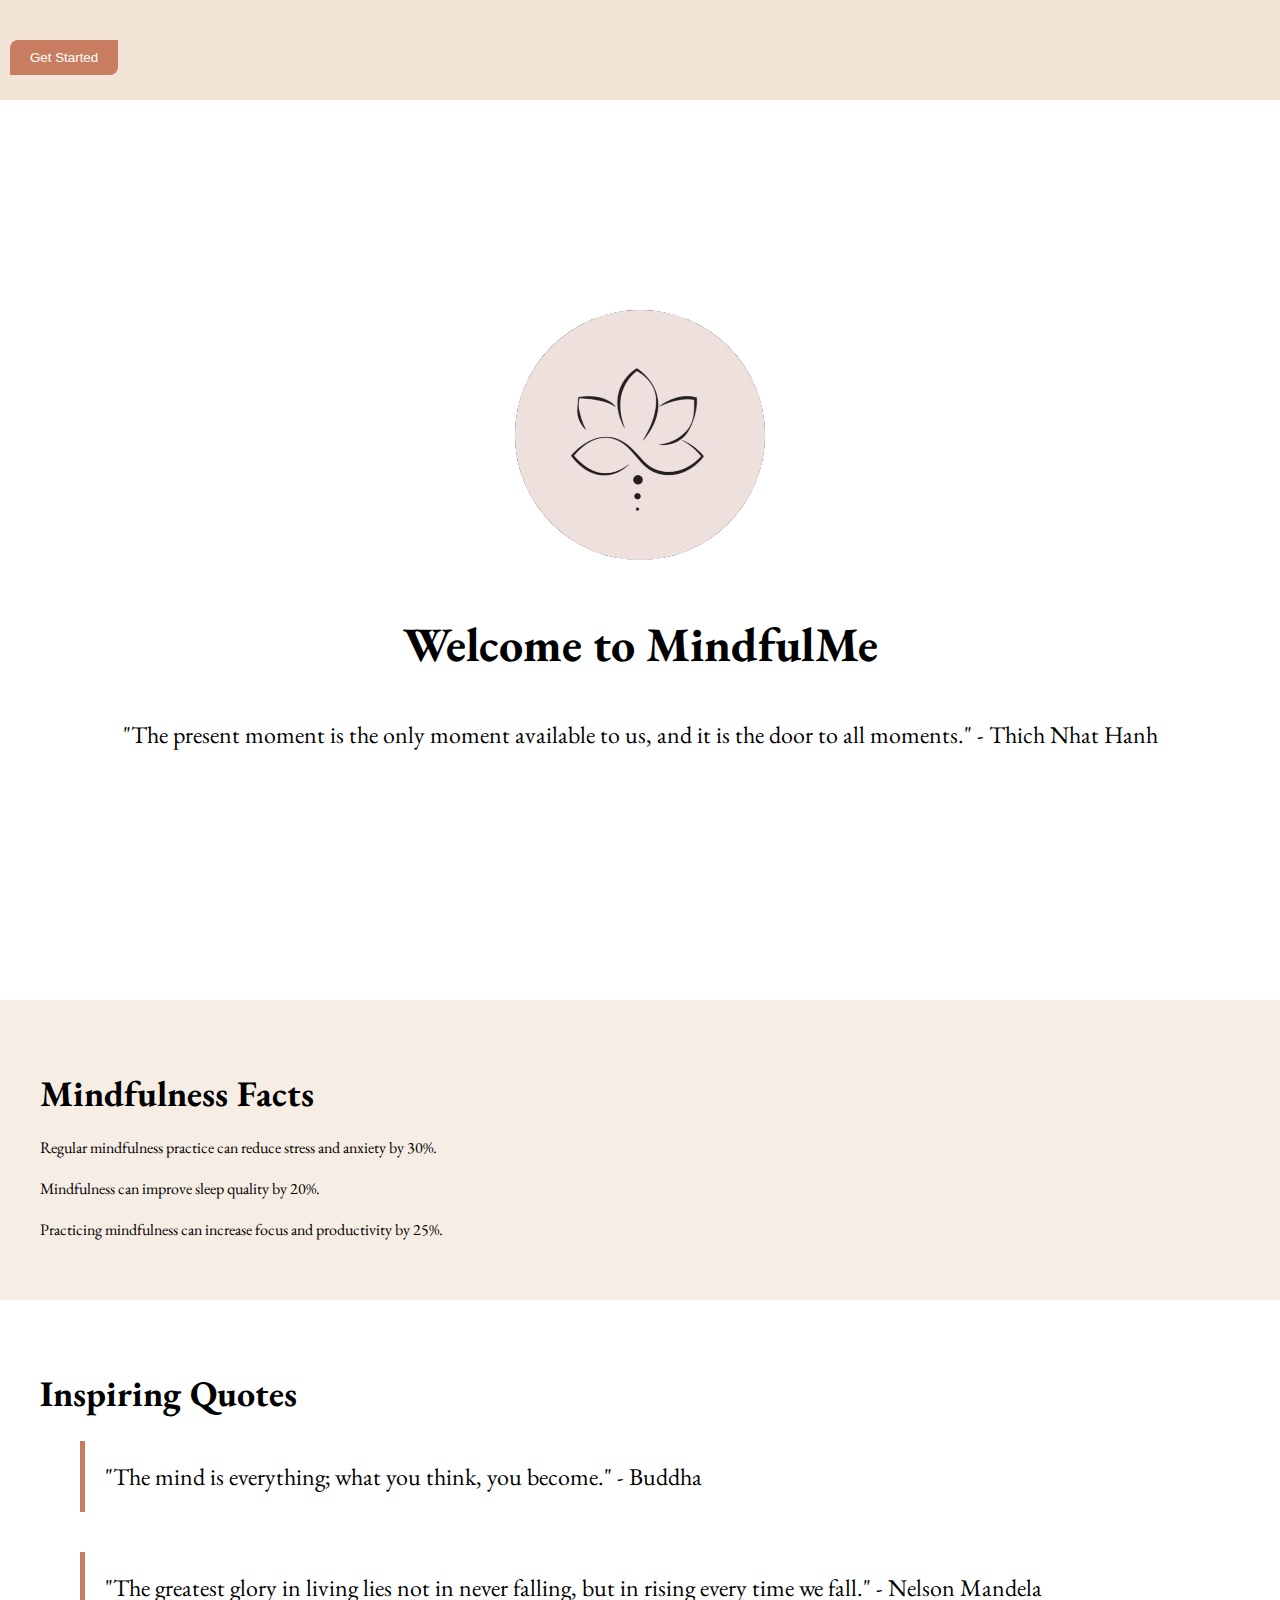
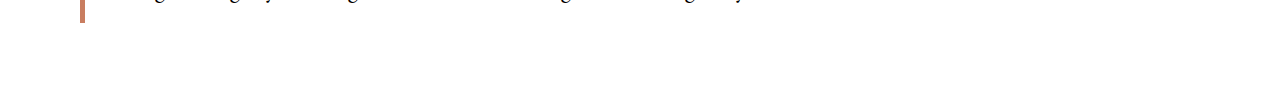
<file: index.html>
<!DOCTYPE html>
<html lang="en">

<head>
  <meta charset="UTF-8" />
  <meta name="viewport" content="width=device-width, initial-scale=1.0" />
  <title>MindfulMe</title>
  <link rel="preconnect" href="https://fonts.googleapis.com">
  <link rel="preconnect" href="https://fonts.gstatic.com" crossorigin>
  <link href="https://fonts.googleapis.com/css2?family=EB+Garamond:ital,wght@0,400..800;1,400..800&display=swap"
    rel="stylesheet">
  <link rel="stylesheet" href="style.css" />
</head>

<body>
  <header>
    <div class="top-strip">
      <nav>
        <ul>
          <!-- Your navigation items here -->
        </ul>
      </nav>
      <div class="login-btn-container">
        <a href="home_new.html"><button class="login-btn">Get Started</button></a>
      </div>
    </div>
  </header>
  <main>
    <section class="hero">
      <img src="img.jpeg" alt="MindfulMe Logo" />
      <h1>Welcome to MindfulMe</h1>
      <p>
        "The present moment is the only moment available to us, and it is the
        door to all moments." - Thich Nhat Hanh
      </p>
    </section>
    <section class="facts">
      <h2>Mindfulness Facts</h2>
      <ul>
        <li>
          Regular mindfulness practice can reduce stress and anxiety by 30%.
        </li>
        <li>Mindfulness can improve sleep quality by 20%.</li>
        <li>
          Practicing mindfulness can increase focus and productivity by 25%.
        </li>
      </ul>
    </section>
    <section class="quotes">
      <h2>Inspiring Quotes</h2>
      <blockquote>
        "The mind is everything; what you think, you become." - Buddha
      </blockquote>
      <blockquote>
        "The greatest glory in living lies not in never falling, but in rising
        every time we fall." - Nelson Mandela
      </blockquote>
    </section>
  </main>
</body>

</html>
</file>
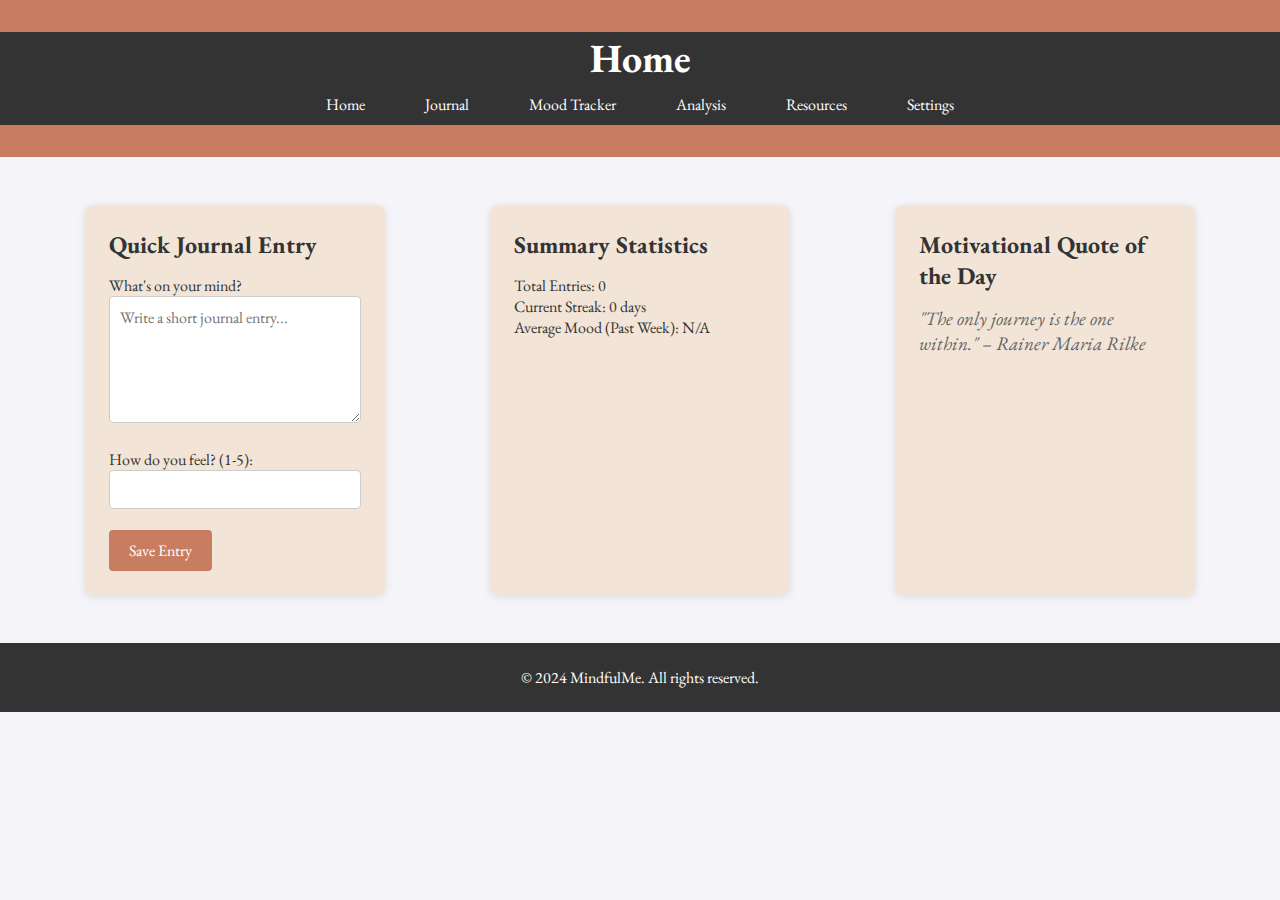
<file: home_new.html>
<!DOCTYPE html>
<html lang="en">
<head>
    <link rel="preconnect" href="https://fonts.googleapis.com">
    <link rel="preconnect" href="https://fonts.gstatic.com" crossorigin>
    <link href="https://fonts.googleapis.com/css2?family=EB+Garamond:ital,wght@0,400..800;1,400..800&display=swap" rel="stylesheet">
  
    <meta charset="UTF-8">
    <meta name="viewport" content="width=device-width, initial-scale=1.0">
    <meta http-equiv="X-UA-Compatible" content="IE=edge">
    <title>MindfulMe - Homepage</title>
    <link rel="stylesheet" href="home.css">
</head>
<body>

    <header> 
        <nav>
            <h1>Home</h1>
            <ul>
                <li><a href="home_new.html">Home</a></li>
                <li><a href="journal_2.html">Journal</a></li>
                <li><a href="mood-tracker.html">Mood Tracker</a></li>
                <li><a href="analysis.html">Analysis</a></li>
                <li><a href="resource.html">Resources</a></li>
                <li><a href="settings.html">Settings</a></li>
            </ul>
        </nav>
    </header>

    <main>
        <!-- Quick Entry Section -->
        <section class="quick-entry">
            <h2>Quick Journal Entry</h2>
            <form id="journal-form">
                <label for="entry">What's on your mind?</label><br>
                <textarea id="entry" name="entry" rows="5" cols="40" placeholder="Write a short journal entry..."></textarea><br><br>

                <label for="mood">How do you feel? (1-5):</label><br>
                <input type="number" id="mood" name="mood" min="1" max="5"><br><br>

                <button type="submit">Save Entry</button>
            </form>
        </section>

        <!-- Summary Statistics Section -->
        <section class="summary-stats">
            <h2>Summary Statistics</h2>
            <p>Total Entries: <span id="total-entries">0</span></p>
            <p>Current Streak: <span id="current-streak">0</span> days</p>
            <p>Average Mood (Past Week): <span id="average-mood">N/A</span></p>
        </section>

        <!-- Motivational Quote Section -->
        <section class="quote">
            <h2>Motivational Quote of the Day</h2>
            <p id="daily-quote">"The only journey is the one within." – Rainer Maria Rilke</p>
        </section>
    </main>

    <footer>
        <p>© 2024 MindfulMe. All rights reserved.</p>
    </footer>

    <script src="home.js"></script>

</body>
</html>
</file>
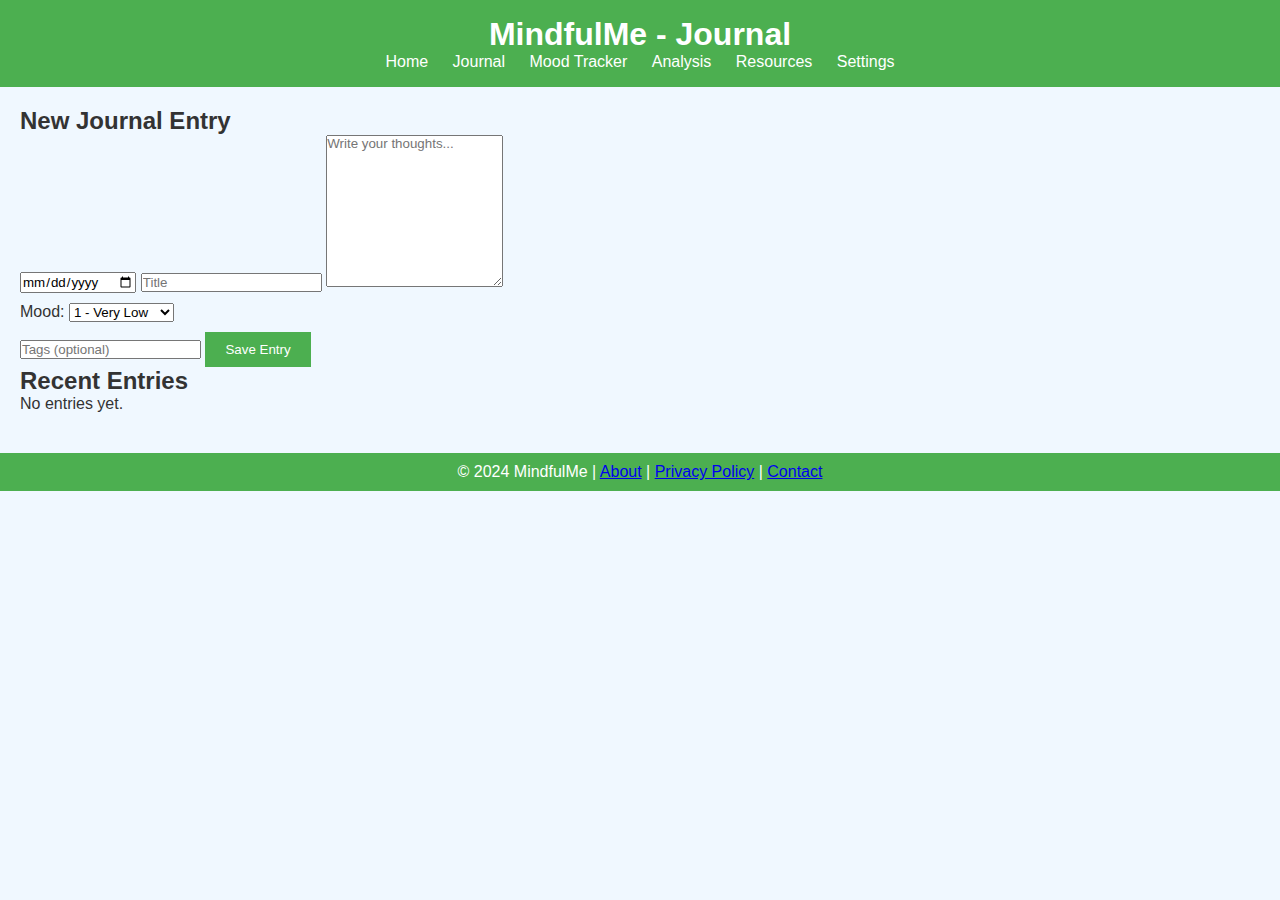
<file: journal.html>
<!DOCTYPE html>
<html lang="en">
<head>
  <meta charset="UTF-8">
  <meta name="viewport" content="width=device-width, initial-scale=1.0">
  <title>MindfulMe - Journal</title>
  <link rel="stylesheet" href="styles.css">
</head>
<body>
  <header>
    <h1>MindfulMe - Journal</h1>
    <nav>
      <ul>
        <li><a href="index.html">Home</a></li>
        <li><a href="journal.html">Journal</a></li>
        <li><a href="mood-tracker.html">Mood Tracker</a></li>
        <li><a href="analysis.html">Analysis</a></li>
        <li><a href="resources.html">Resources</a></li>
        <li><a href="settings.html">Settings</a></li>
      </ul>
    </nav>
  </header>

  <main>
    <section class="journal-form">
      <h2>New Journal Entry</h2>
      <input type="date" id="entry-date">
      <input type="text" id="entry-title" placeholder="Title">
      <textarea id="entry-content" rows="10" placeholder="Write your thoughts..."></textarea>
      <div class="mood-selection">
        <label for="mood">Mood:</label>
        <select id="entry-mood">
          <option value="1">1 - Very Low</option>
          <option value="2">2 - Low</option>
          <option value="3">3 - Neutral</option>
          <option value="4">4 - Good</option>
          <option value="5">5 - Very Good</option>
        </select>
      </div>
      <input type="text" id="entry-tags" placeholder="Tags (optional)">
      <button id="save-entry">Save Entry</button>
    </section>

    <section class="recent-entries">
      <h2>Recent Entries</h2>
      
      <div id="entry-list">
        <p>No entries yet.</p>
      </div>
    </section>
  </main>

  <footer>
    <p>&copy; 2024 MindfulMe | <a href="about.html">About</a> | <a href="privacy.html">Privacy Policy</a> | <a href="contact.html">Contact</a></p>
  </footer>
  <script src="./journal.js"></script>
</body>
</html>
</file>
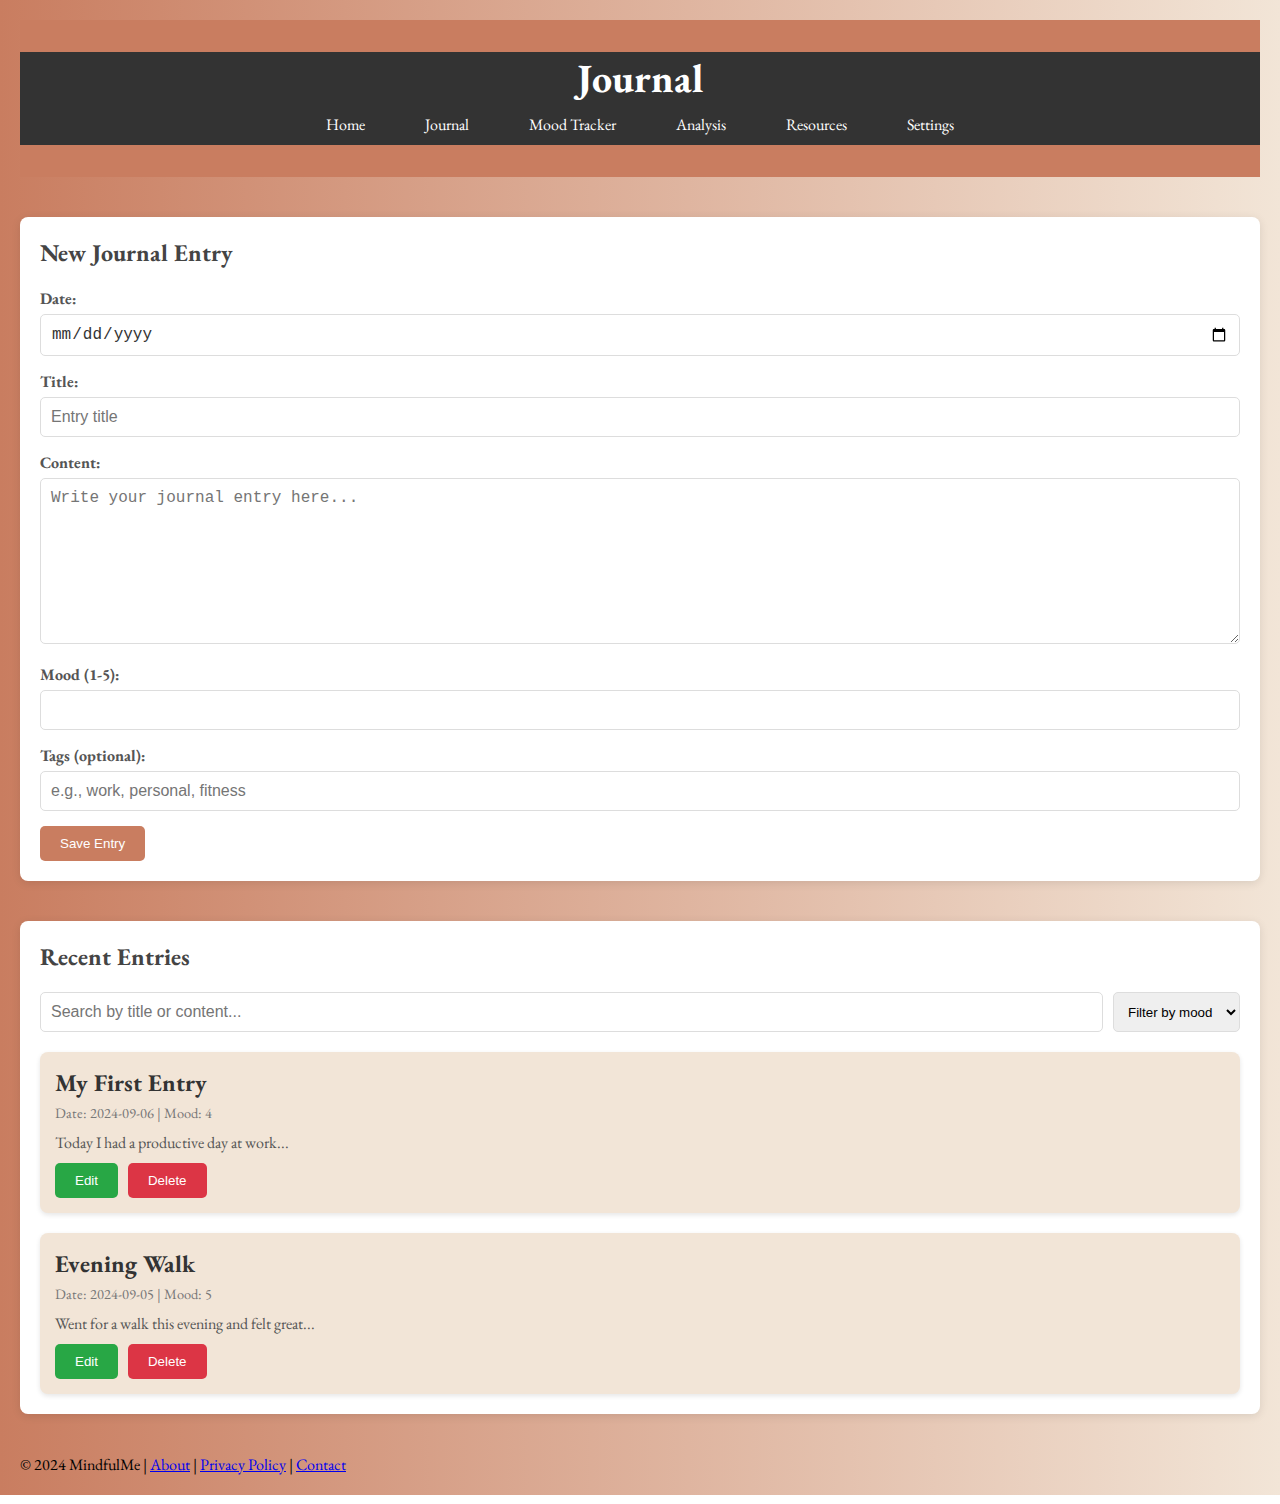
<file: journal_2.html>
<!DOCTYPE html>
<html lang="en">
<head>
  <link rel="preconnect" href="https://fonts.googleapis.com">
  <link rel="preconnect" href="https://fonts.gstatic.com" crossorigin>
  <link href="https://fonts.googleapis.com/css2?family=EB+Garamond:ital,wght@0,400..800;1,400..800&display=swap" rel="stylesheet">

  <meta charset="UTF-8">
  <meta name="viewport" content="width=device-width, initial-scale=1.0">
  <title>Journal Page</title>
  <link rel="stylesheet" href="journal_2.css">
</head>
<body>
  <header>
    <nav>
        <h1>Journal</h1>
        <ul>
            <li><a href="home_new.html">Home</a></li>
            <li><a href="journal_2.html">Journal</a></li>
            <li><a href="mood-tracker.html">Mood Tracker</a></li>
            <li><a href="analysis.html">Analysis</a></li>
            <li><a href="resource.html">Resources</a></li>
            <li><a href="settings.html">Settings</a></li>
        </ul>
    </nav>
</header>

    <main>
      <main>
        <section class="journal-form">
          <h2>New Journal Entry</h2>
          <form id="entryForm">
            <div class="form-group">
              <label for="entryDate">Date:</label>
              <input type="date" id="entryDate" name="entryDate" required>
            </div>
      
            <div class="form-group">
              <label for="entryTitle">Title:</label>
              <input type="text" id="entryTitle" name="entryTitle" placeholder="Entry title" required>
            </div>
      
            <div class="form-group">
              <label for="entryContent">Content:</label>
              <textarea id="entryContent" name="entryContent" rows="8" placeholder="Write your journal entry here..." required></textarea>
            </div>
      
            <div class="form-group">
              <label for="entryMood">Mood (1-5):</label>
              <input type="number" id="entryMood" name="entryMood" min="1" max="5" required>
            </div>
      
            <div class="form-group">
              <label for="entryTags">Tags (optional):</label>
              <input type="text" id="entryTags" name="entryTags" placeholder="e.g., work, personal, fitness">
            </div>
      
            <button type="submit" class="btn">Save Entry</button>
          </form>
      
          <!-- <div class="form-group">
            <button id="voice-record-button">Start Recording</button>
            <p id="recording-status"></p>
          </div>
          
          <div class="form-group">
            <h3>Transcription:</h3>
            <p id="transcription"></p>
          </div>
        
          <button id="save-entry">Save Entry</button>
          <button id="save-voice-entry" style="display: none;">Save Voice Entry</button>
        </div> -->
        
        </section>
      
        <!-- Recent Entries List -->
        <section class="recent-entries">
          <h2>Recent Entries</h2>
          <!-- Filter/Search options -->
          <div class="filter-search">
            <input type="text" id="searchBar" placeholder="Search by title or content...">
            <select id="filterMood">
              <option value="">Filter by mood</option>
              <option value="">All</option>
            <option value="1">1 : Very Low </option>
            <option value="2">2 :  Low </option>
            <option value="3">3 : Neutral </option>
            <option value="4">4 : Good</option>
            <option value="5">5 : Very Good </option>
            </select>
          </div>
      
          
      
          <!-- Entries List -->
          <div class="entries-list">
            <div class="entry">
              <h3 class="entry-title">My First Entry</h3>
              <p class="entry-meta">Date: 2024-09-06 | Mood: 4</p>
              <p class="entry-snippet">Today I had a productive day at work...</p>
              <div class="entry-actions">
                <button class="btn btn-edit">Edit</button>
                <button class="btn btn-delete">Delete</button>
              </div>
            </div>
      
            <div class="entry">
              <h3 class="entry-title">Evening Walk</h3>
              <p class="entry-meta">Date: 2024-09-05 | Mood: 5</p>
              <p class="entry-snippet">Went for a walk this evening and felt great...</p>
              <div class="entry-actions">
                <button class="btn btn-edit">Edit</button>
                <button class="btn btn-delete">Delete</button>
              </div>
            </div>

  </main>

  <footer>
    <p>&copy; 2024 MindfulMe | <a href="about.html">About</a> | <a href="privacy.html">Privacy Policy</a> | <a href="contact.html">Contact</a></p>
  </footer>
  <script src="journal.js"></script>

</body>
</html>
</file>
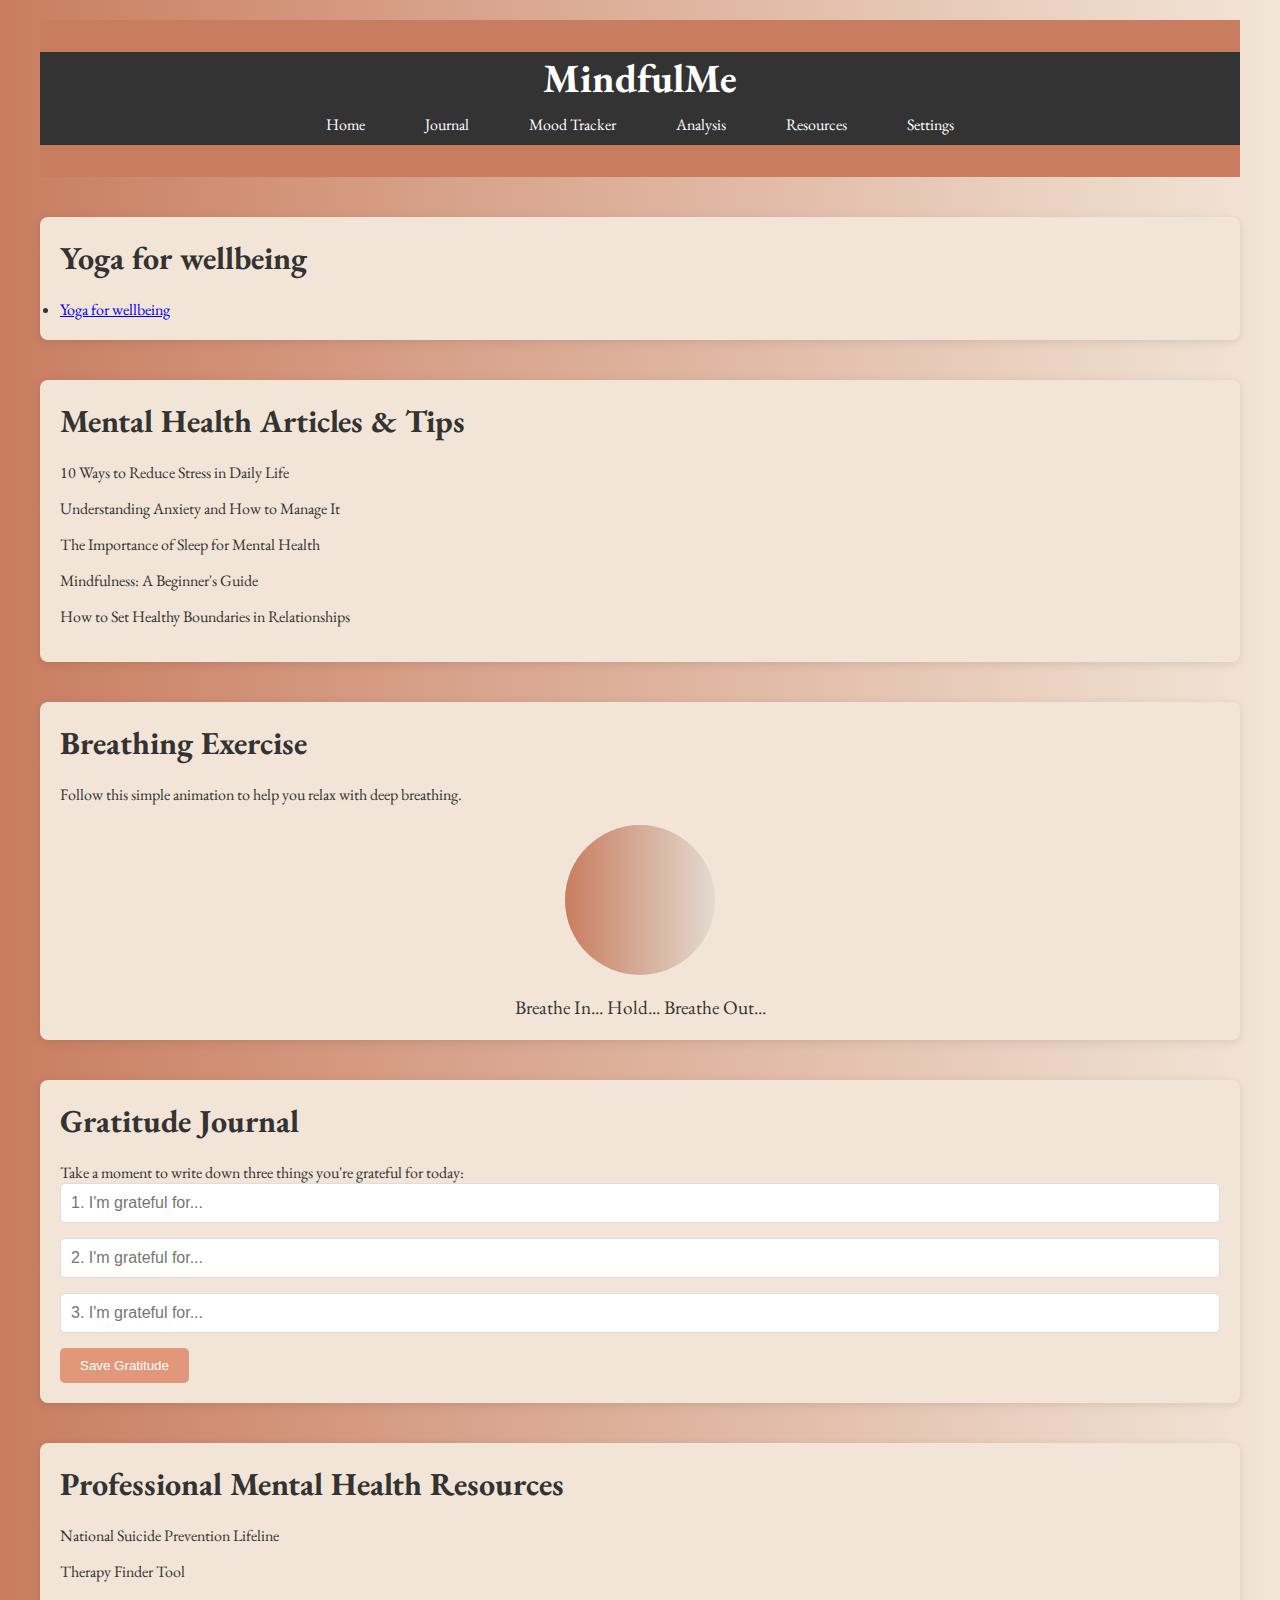
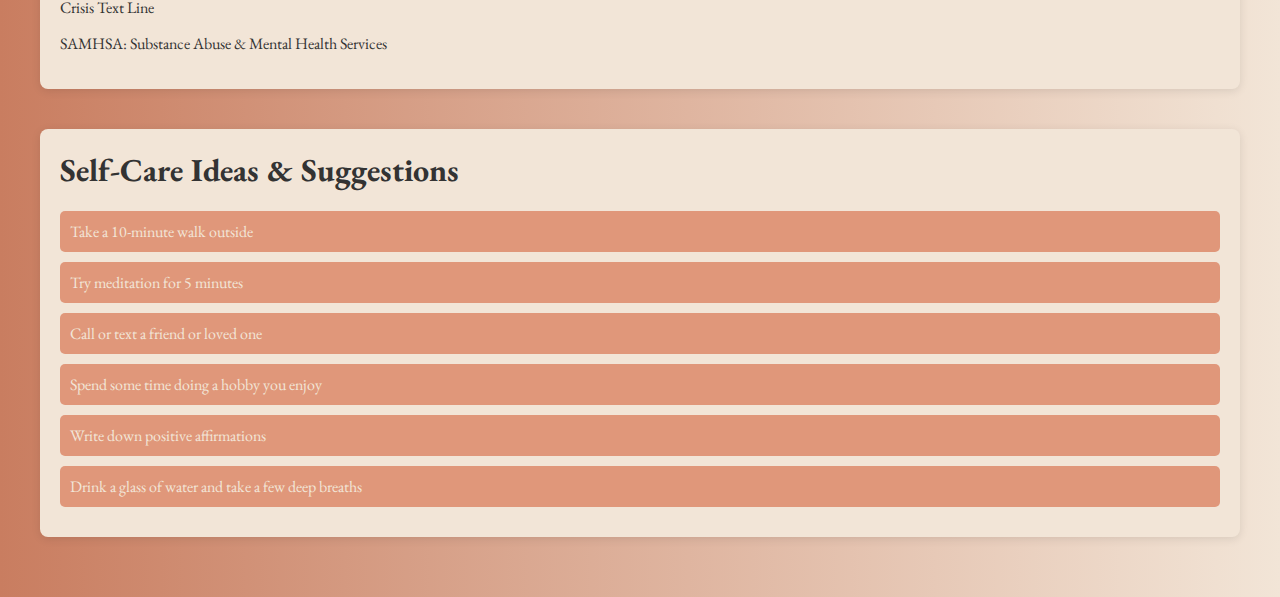
<file: resource.html>
<!DOCTYPE html>
<html lang="en">
<head>
  <link rel="preconnect" href="https://fonts.googleapis.com">
  <link rel="preconnect" href="https://fonts.gstatic.com" crossorigin>
  <link href="https://fonts.googleapis.com/css2?family=EB+Garamond:ital,wght@0,400..800;1,400..800&display=swap" rel="stylesheet">
  
  <meta charset="UTF-8">
  <meta name="viewport" content="width=device-width, initial-scale=1.0">
  <title>Mental Health Resources</title>
  <link rel="stylesheet" href="resource.css">
</head>
<body>
  <div class="container">
    <header>
      <h1>MindfulMe</h1>
      <nav>
        <ul>
          <li><a href="home_new.html">Home</a></li>
          <li><a href="journal_2.html">Journal</a></li>
          <li><a href="mood-tracker.html">Mood Tracker</a></li>
          <li><a href="analysis.html">Analysis</a></li>
          <li><a href="resource.html">Resources</a></li>
          <li><a href="settings.html">Settings</a></li>
        </ul>
      </nav>
    </header>

    <section class="section" id="yoga">
      <h2>Yoga for wellbeing</h2>
      <ul class="yoga">
        <li><a href="https://huggingface.co/spaces/anannya-2032/yoga" target="_blank" >Yoga for wellbeing</a></li>
      </ul>
    </section>

    <!-- Mental Health Articles -->
    <section class="articles-section">
      <h2>Mental Health Articles & Tips</h2>
      <ul class="articles-list">
        <li><a href="https://www.healthline.com/health/10-ways-to-relieve-stress" target="_blank">10 Ways to Reduce Stress in Daily Life</a></li>
        <li><a href="https://thriveworks.com/help-with/anxiety/what-is-anxiety/" target="_blank">Understanding Anxiety and How to Manage It</a></li>
        <li><a href="https://www.columbiapsychiatry.org/news/how-sleep-deprivation-affects-your-mental-health" target="_blank">The Importance of Sleep for Mental Health</a></li>
        <li><a href="https://www.charliehealth.com/post/a-beginners-guide-to-mindfulness-practices" target="_blank">Mindfulness: A Beginner's Guide</a></li>
        <li><a href="https://www.helpguide.org/relationships/social-connection/setting-healthy-boundaries-in-relationships" target="_blank"">How to Set Healthy Boundaries in Relationships</a></li>
      </ul>
    </section>

    <!-- Breathing Exercise Tool -->
    <section class="breathing-section">
      <h2>Breathing Exercise</h2>
      <p>Follow this simple animation to help you relax with deep breathing.</p>
      <div class="breathing-animation">
        <div class="circle"></div>
        <p>Breathe In... Hold... Breathe Out...</p>
      </div>
    </section>

    <!-- Gratitude Journal -->
    <section class="gratitude-section">
      <h2>Gratitude Journal</h2>
      <p>Take a moment to write down three things you're grateful for today:</p>
      <form id="gratitudeForm">
        <div class="form-group">
          <input type="text" id="gratitude1" placeholder="1. I'm grateful for..." required>
        </div>
        <div class="form-group">
          <input type="text" id="gratitude2" placeholder="2. I'm grateful for..." required>
        </div>
        <div class="form-group">
          <input type="text" id="gratitude3" placeholder="3. I'm grateful for..." required>
        </div>
        <button type="submit" class="btn">Save Gratitude</button>
      </form>
    </section>

    <!-- Professional Mental Health Resources -->
    <section class="professional-resources">
      <h2>Professional Mental Health Resources</h2>
      <ul class="resources-list">
        <li><a href="http://crisisresponse.promoteprevent.org/ossresource/national-suicide-prevention-lifeline-1-800-273-talk-8255" target="_blank"">National Suicide Prevention Lifeline</a></li>
        <li><a href="#">Therapy Finder Tool</a></li>
        <li><a href="#">Crisis Text Line</a></li>
        <li><a href="#">SAMHSA: Substance Abuse & Mental Health Services</a></li>
      </ul>
    </section>

    <!-- Self-care Ideas -->
    <section class="self-care-section">
      <h2>Self-Care Ideas & Suggestions</h2>
      <ul class="self-care-list">
        <li>Take a 10-minute walk outside</li>
        <li>Try meditation for 5 minutes</li>
        <li>Call or text a friend or loved one</li>
        <li>Spend some time doing a hobby you enjoy</li>
        <li>Write down positive affirmations</li>
        <li>Drink a glass of water and take a few deep breaths</li>
      </ul>
    </section>
  </div>
</body>
</html>
</file>
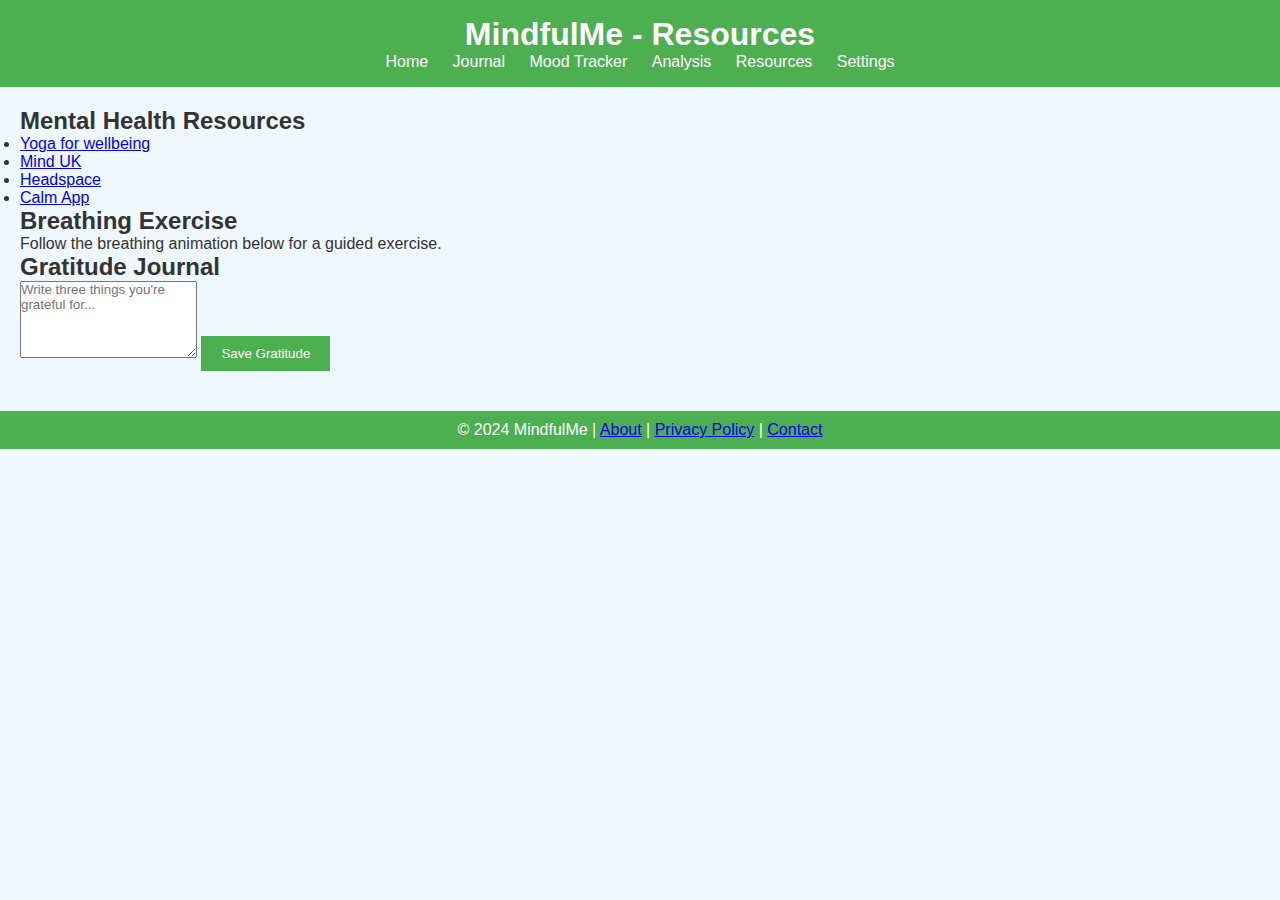
<file: resources_old.html>
<!DOCTYPE html>
<html lang="en">
<head>
  <meta charset="UTF-8">
  <meta name="viewport" content="width=device-width, initial-scale=1.0">
  <title>MindfulMe - Resources</title>
  <link rel="stylesheet" href="styles.css">
</head>
<body>
  <header>
    <h1>MindfulMe - Resources</h1>
    <nav>
      <ul>
        <li><a href="index.html">Home</a></li>
        <li><a href="journal.html">Journal</a></li>
        <li><a href="mood-tracker.html">Mood Tracker</a></li>
        <li><a href="analysis.html">Analysis</a></li>
        <li><a href="resources.html">Resources</a></li>
        <li><a href="settings.html">Settings</a></li>
      </ul>
    </nav>
  </header>

  <main>
    <section>
      <h2>Mental Health Resources</h2>
      <ul>
        <li><a href="https://huggingface.co/spaces/anannya-2032/yoga">Yoga for wellbeing</a></li>
        <li><a href="https://www.mind.org.uk/">Mind UK</a></li>
        <li><a href="https://www.headspace.com/">Headspace</a></li>
        <li><a href="https://www.calm.com/">Calm App</a></li>
      </ul>
    </section>

    <section>
      <h2>Breathing Exercise</h2>
      <p>Follow the breathing animation below for a guided exercise.</p>
      <!-- Placeholder for breathing exercise animation -->
      <div class="breathing-exercise"></div>
    </section>

    <section>
      <h2>Gratitude Journal</h2>
      <textarea id="gratitude" rows="5" placeholder="Write three things you're grateful for..."></textarea>
      <button id="save-gratitude">Save Gratitude</button>
    </section>
  </main>

  <footer>
    <p>&copy; 2024 MindfulMe | <a href="about.html">About</a> | <a href="privacy.html">Privacy Policy</a> | <a href="contact.html">Contact</a></p>
  </footer>

  <script src="scripts.js"></script>
</body>
</html>
</file>
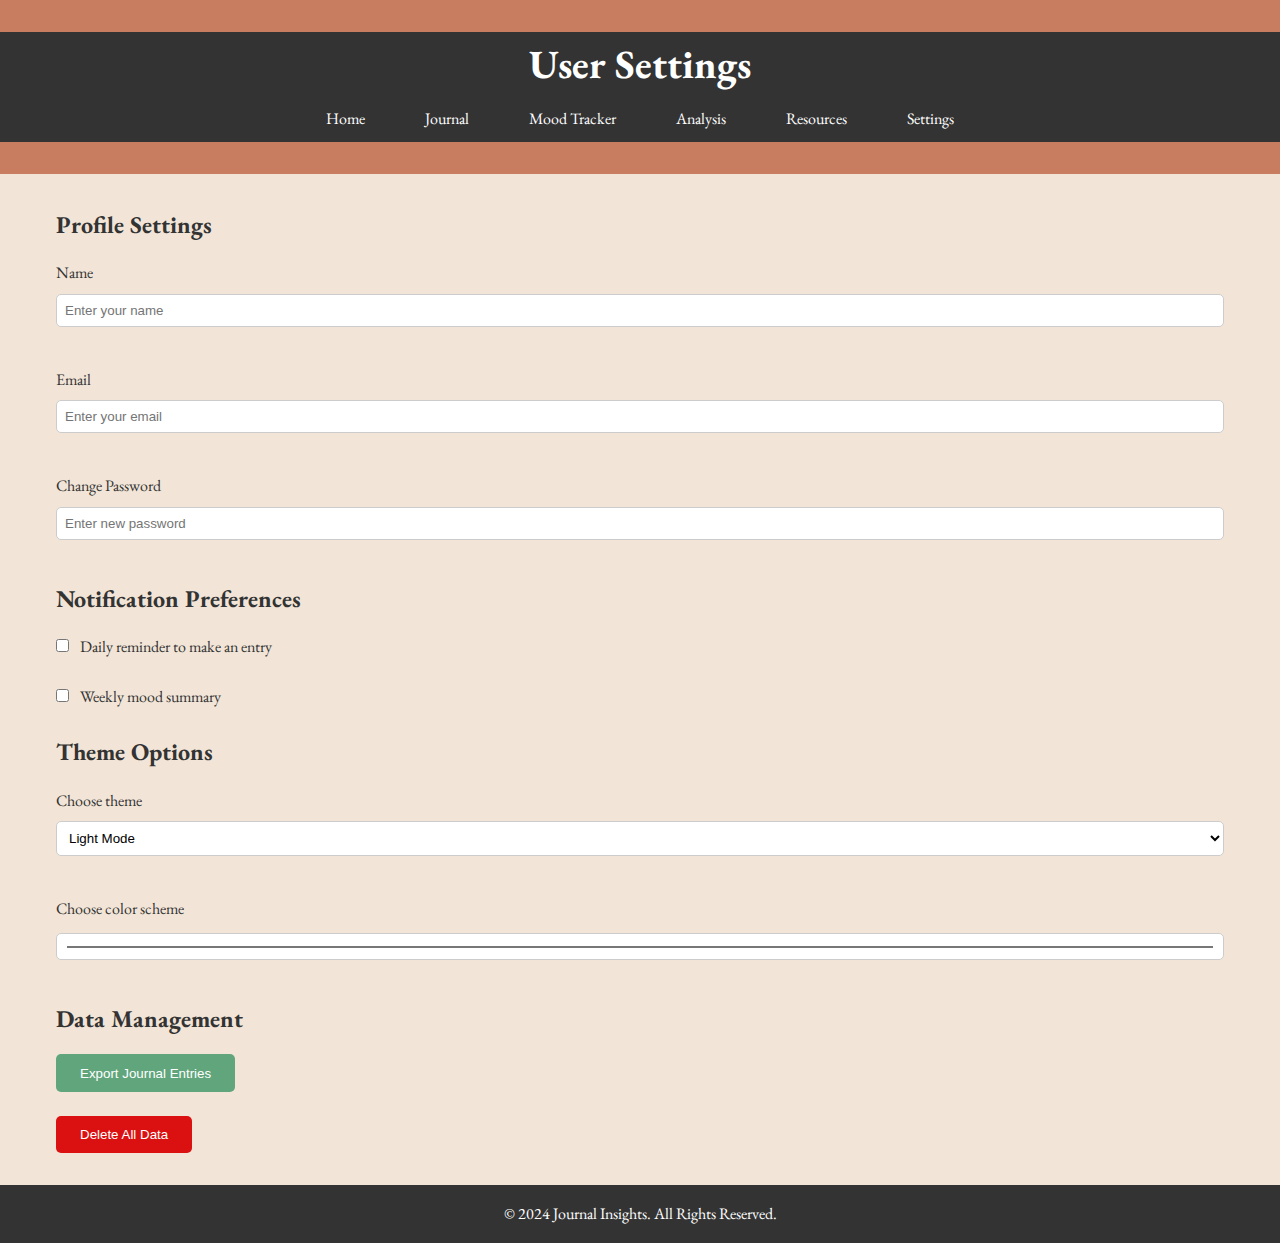
<file: settings.html>
<!DOCTYPE html>
<html lang="en">
<head>
    <meta charset="UTF-8">
    <meta name="viewport" content="width=device-width, initial-scale=1.0">
    <title>Settings</title>
    <link rel="preconnect" href="https://fonts.googleapis.com">
<link rel="preconnect" href="https://fonts.gstatic.com" crossorigin>
<link href="https://fonts.googleapis.com/css2?family=EB+Garamond:ital,wght@0,400..800;1,400..800&display=swap" rel="stylesheet">
    <link rel="stylesheet" href="settings.css">
</head>
<body>
    <header>
        <nav>
            <h1>User Settings</h1>
            <ul>
                <li><a href="home_new.html">Home</a></li>
                <li><a href="journal_2.html">Journal</a></li>
                <li><a href="mood-tracker.html">Mood Tracker</a></li>
                <li><a href="analysis.html">Analysis</a></li>
                <li><a href="resource.html">Resources</a></li>
                <li><a href="settings.html">Settings</a></li>
            </ul>
        </nav>
    </header>

    <section class="content">
        <h2>Profile Settings</h2>
        <div class="form-group">
            <label for="name">Name</label>
            <input type="text" id="name" placeholder="Enter your name">
        </div>
        <div class="form-group">
            <label for="email">Email</label>
            <input type="email" id="email" placeholder="Enter your email">
        </div>
        <div class="form-group">
            <label for="password">Change Password</label>
            <input type="password" id="password" placeholder="Enter new password">
        </div>

        <h2>Notification Preferences</h2>
        <div class="form-group">
            <label for="daily-reminder">
                <input type="checkbox" id="daily-reminder">
                Daily reminder to make an entry
            </label>
        </div>
        <div class="form-group">
            <label for="weekly-summary">
                <input type="checkbox" id="weekly-summary">
                Weekly mood summary
            </label>
        </div>

        <h2>Theme Options</h2>
        <div class="form-group">
            <label for="theme">Choose theme</label>
            <select id="theme">
                <option value="light">Light Mode</option>
                <option value="dark">Dark Mode</option>
            </select>
        </div>
        <div class="form-group">
            <label for="color-scheme">Choose color scheme</label>
            <input type="color" id="color-scheme" value="#4CAF50">
        </div>

        <h2>Data Management</h2>
        <div class="form-group">
            <button class="btn">Export Journal Entries</button>
        </div>
        <div class="form-group">
            <button class="btn delete">Delete All Data</button>
        </div>
    </section>

    <footer>
        <p>&copy; 2024 Journal Insights. All Rights Reserved.</p>
    </footer>
</body>
</html>
</file>
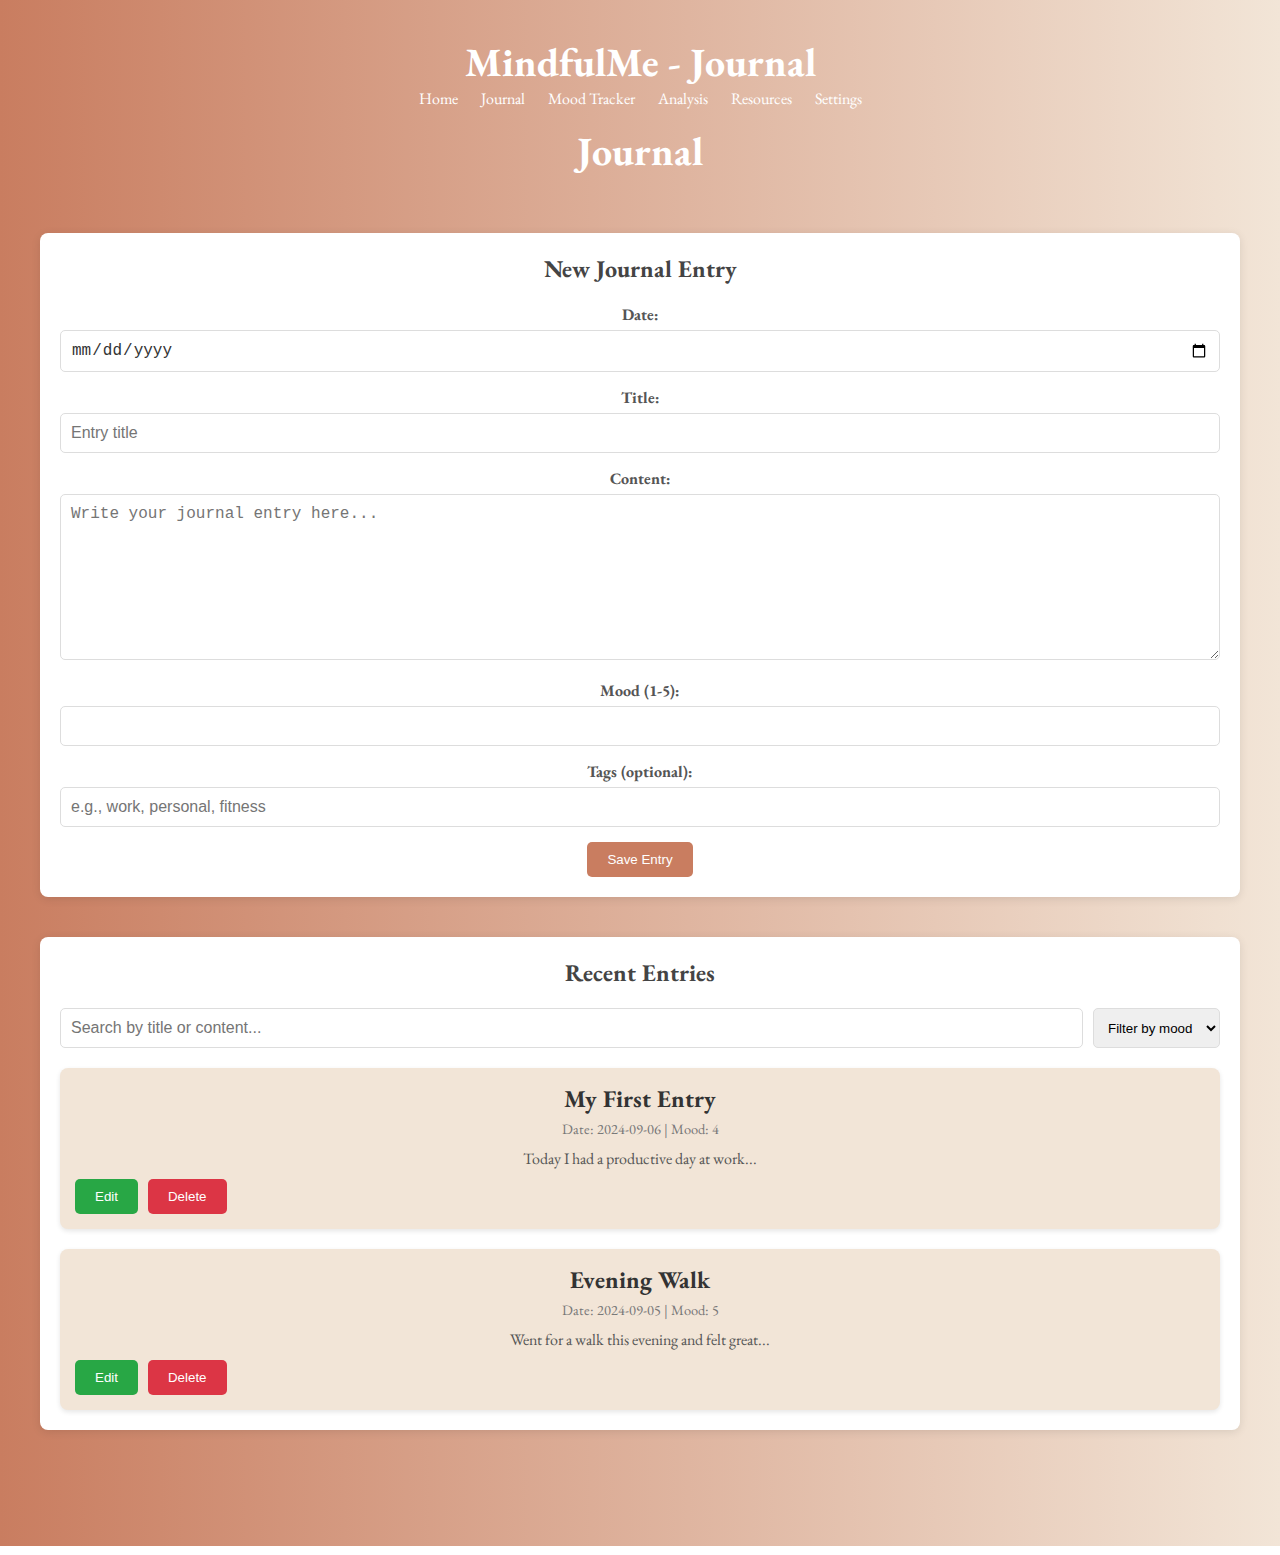
<file: new/journal_2.html>
<!DOCTYPE html>
<html lang="en">
<head>
  <link rel="preconnect" href="https://fonts.googleapis.com">
  <link rel="preconnect" href="https://fonts.gstatic.com" crossorigin>
  <link href="https://fonts.googleapis.com/css2?family=EB+Garamond:ital,wght@0,400..800;1,400..800&display=swap" rel="stylesheet">

  <meta charset="UTF-8">
  <meta name="viewport" content="width=device-width, initial-scale=1.0">
  <title>Journal Page</title>
  <link rel="stylesheet" href="journal_2.css">
</head>
<body>
  <header>
    <h1>MindfulMe - Journal</h1>
    <nav>
      <ul>
        <li><a href="/CODE/index.html">Home</a></li>
        <li><a href="journal.html">Journal</a></li>
        <li><a href="mood-tracker.html">Mood Tracker</a></li>
        <li><a href="analysis.html">Analysis</a></li>
        <li><a href="resources.html">Resources</a></li>
        <li><a href="settings.html">Settings</a></li>
      </ul>
    </nav>
  <div class="container">
    <header>
      <h1>Journal</h1>
    </header>

    <!-- Journal Entry Form -->
    <section class="journal-form">
      <h2>New Journal Entry</h2>
      <form id="entryForm">
        <div class="form-group">
          <label for="entryDate">Date:</label>
          <input type="date" id="entryDate" name="entryDate" required>
        </div>

        <div class="form-group">
          <label for="entryTitle">Title:</label>
          <input type="text" id="entryTitle" name="entryTitle" placeholder="Entry title" required>
        </div>

        <div class="form-group">
          <label for="entryContent">Content:</label>
          <textarea id="entryContent" name="entryContent" rows="8" placeholder="Write your journal entry here..." required></textarea>
        </div>

        <div class="form-group">
          <label for="entryMood">Mood (1-5):</label>
          <input type="number" id="entryMood" name="entryMood" min="1" max="5" required>
        </div>

        <div class="form-group">
          <label for="entryTags">Tags (optional):</label>
          <input type="text" id="entryTags" name="entryTags" placeholder="e.g., work, personal, fitness">
        </div>

        <button type="submit" class="btn">Save Entry</button>
      </form>
    </section>

    <!-- Recent Entries List -->
    <section class="recent-entries">
      <h2>Recent Entries</h2>
      <!-- Filter/Search options -->
      <div class="filter-search">
        <input type="text" id="searchBar" placeholder="Search by title or content...">
        <select id="filterMood">
          <option value="">Filter by mood</option>
          <option value="">All</option>
				<option value="1">1 : Very Low </option>
				<option value="2">2 :  Low </option>
				<option value="3">3 : Neutral </option>
				<option value="4">4 : Good</option>
				<option value="5">5 : Very Good </option>
        </select>
      </div>

      <!-- Entries List -->
      <div class="entries-list">
        <div class="entry">
          <h3 class="entry-title">My First Entry</h3>
          <p class="entry-meta">Date: 2024-09-06 | Mood: 4</p>
          <p class="entry-snippet">Today I had a productive day at work...</p>
          <div class="entry-actions">
            <button class="btn btn-edit">Edit</button>
            <button class="btn btn-delete">Delete</button>
          </div>
        </div>

        <div class="entry">
          <h3 class="entry-title">Evening Walk</h3>
          <p class="entry-meta">Date: 2024-09-05 | Mood: 5</p>
          <p class="entry-snippet">Went for a walk this evening and felt great...</p>
          <div class="entry-actions">
            <button class="btn btn-edit">Edit</button>
            <button class="btn btn-delete">Delete</button>
          </div>
        </div>
        <!-- Additional entries go here -->
      </div>
    </section>
  </div>
</body>
</html>
</file>
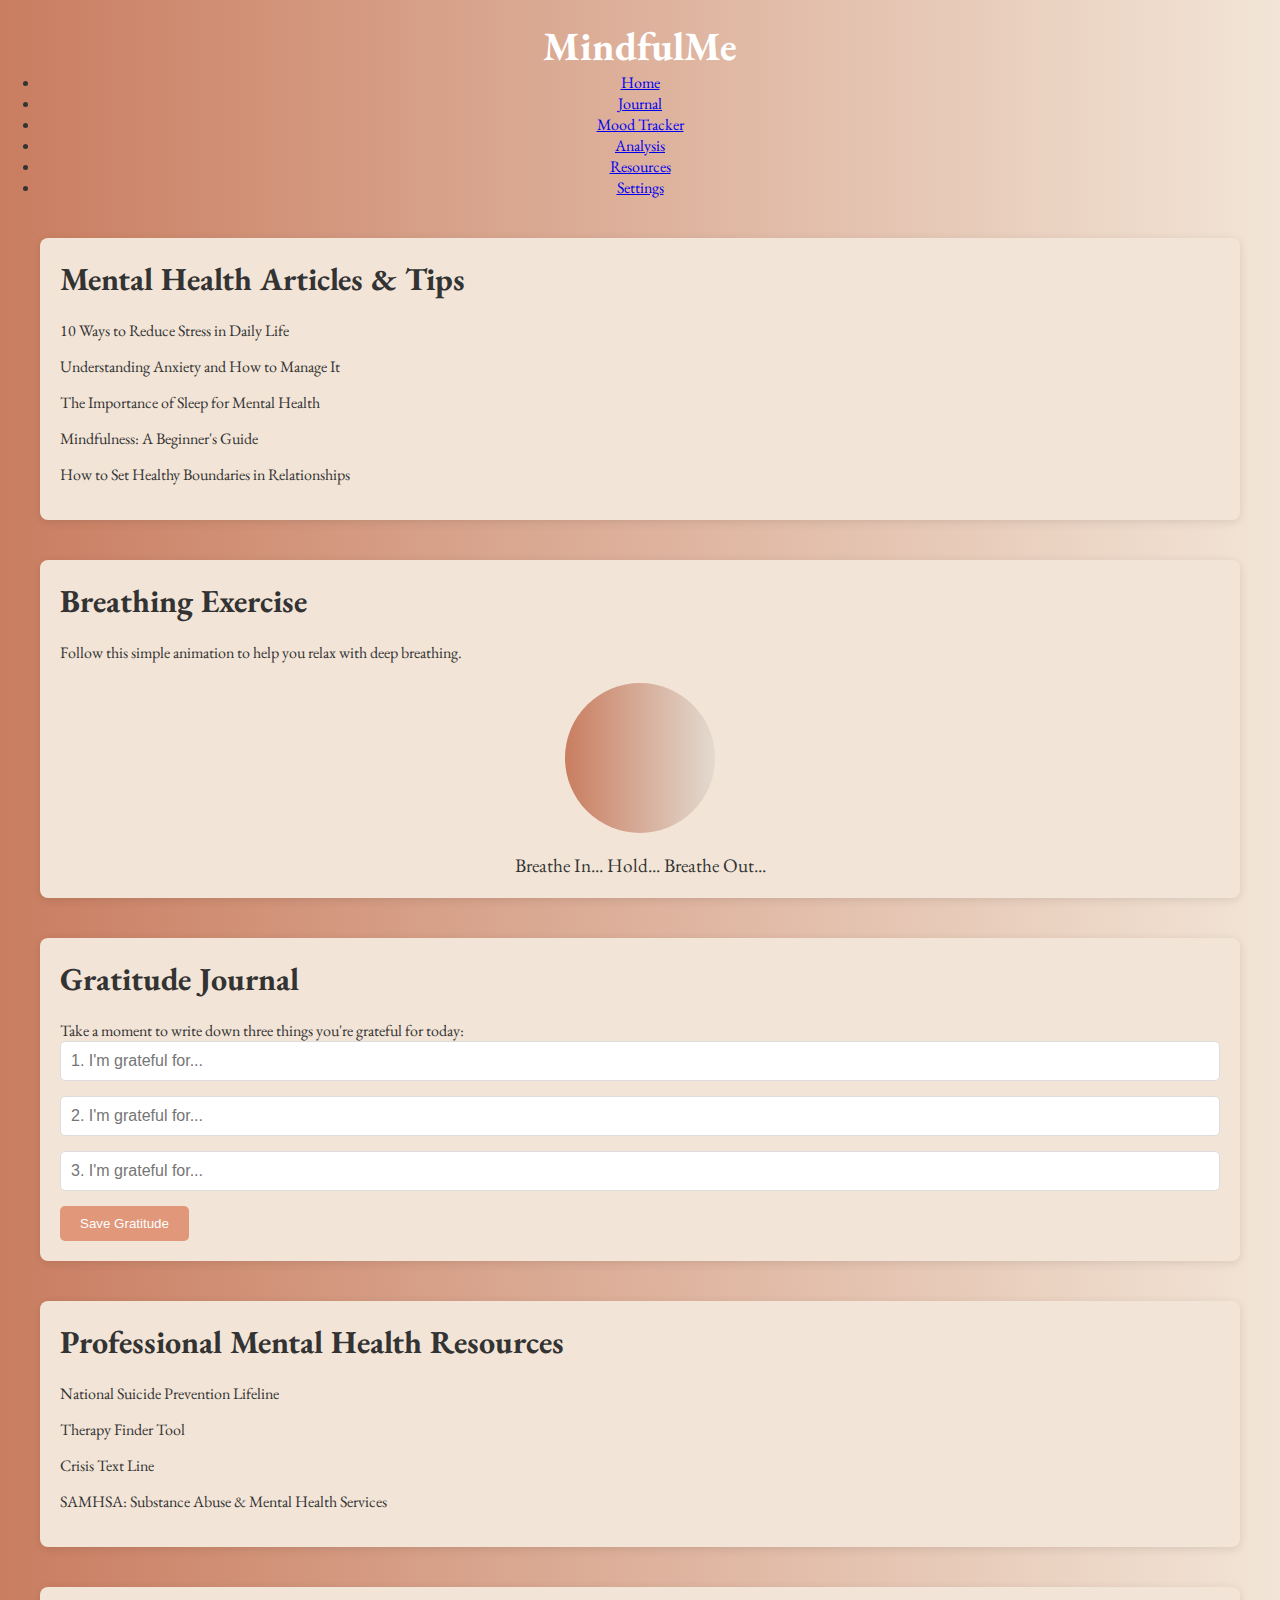
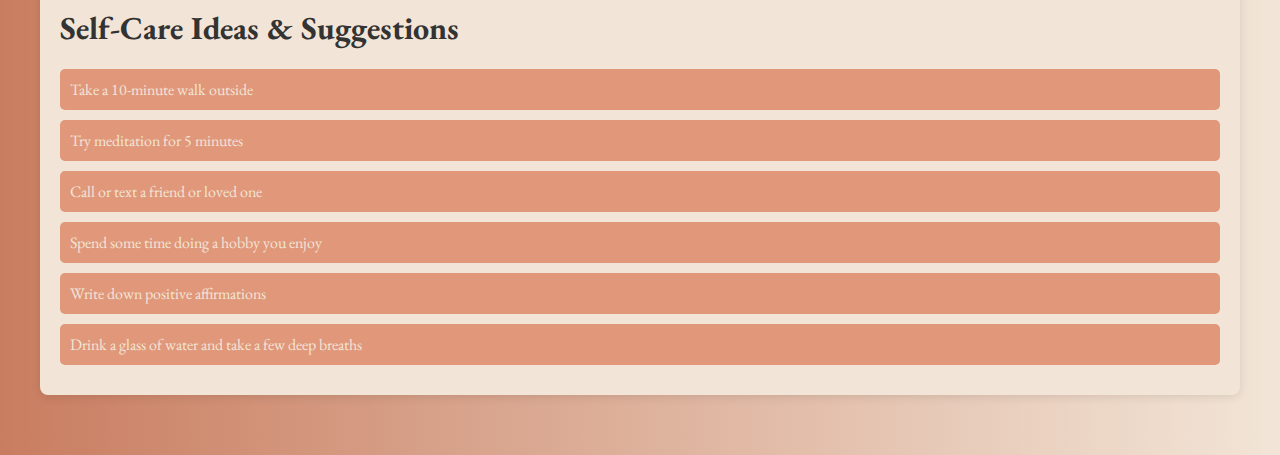
<file: new/resource.html>
<!DOCTYPE html>
<html lang="en">
<head>
  <link rel="preconnect" href="https://fonts.googleapis.com">
  <link rel="preconnect" href="https://fonts.gstatic.com" crossorigin>
  <link href="https://fonts.googleapis.com/css2?family=EB+Garamond:ital,wght@0,400..800;1,400..800&display=swap" rel="stylesheet">
  
  <meta charset="UTF-8">
  <meta name="viewport" content="width=device-width, initial-scale=1.0">
  <title>Mental Health Resources</title>
  <link rel="stylesheet" href="resource.css">
</head>
<body>
  <div class="container">
    <header>
      <h1>MindfulMe</h1>
      <nav>
        <ul>
          <li><a href="home.html">Home</a></li>
          <li><a href="journal_2.html">Journal</a></li>
          <li><a href="mood-tracker.html">Mood Tracker</a></li>
          <li><a href="analysis.html">Analysis</a></li>
          <li><a href="resource.html">Resources</a></li>
          <li><a href="settings.html">Settings</a></li>
        </ul>
      </nav>
    </header>

    <!-- Mental Health Articles -->
    <section class="articles-section">
      <h2>Mental Health Articles & Tips</h2>
      <ul class="articles-list">
        <li><a href="https://www.healthline.com/health/10-ways-to-relieve-stress" target="_blank">10 Ways to Reduce Stress in Daily Life</a></li>
        <li><a href="https://thriveworks.com/help-with/anxiety/what-is-anxiety/" target="_blank">Understanding Anxiety and How to Manage It</a></li>
        <li><a href="https://www.columbiapsychiatry.org/news/how-sleep-deprivation-affects-your-mental-health" target="_blank">The Importance of Sleep for Mental Health</a></li>
        <li><a href="https://www.charliehealth.com/post/a-beginners-guide-to-mindfulness-practices" target="_blank">Mindfulness: A Beginner's Guide</a></li>
        <li><a href="https://www.helpguide.org/relationships/social-connection/setting-healthy-boundaries-in-relationships" target="_blank"">How to Set Healthy Boundaries in Relationships</a></li>
      </ul>
    </section>

    <!-- Breathing Exercise Tool -->
    <section class="breathing-section">
      <h2>Breathing Exercise</h2>
      <p>Follow this simple animation to help you relax with deep breathing.</p>
      <div class="breathing-animation">
        <div class="circle"></div>
        <p>Breathe In... Hold... Breathe Out...</p>
      </div>
    </section>

    <!-- Gratitude Journal -->
    <section class="gratitude-section">
      <h2>Gratitude Journal</h2>
      <p>Take a moment to write down three things you're grateful for today:</p>
      <form id="gratitudeForm">
        <div class="form-group">
          <input type="text" id="gratitude1" placeholder="1. I'm grateful for..." required>
        </div>
        <div class="form-group">
          <input type="text" id="gratitude2" placeholder="2. I'm grateful for..." required>
        </div>
        <div class="form-group">
          <input type="text" id="gratitude3" placeholder="3. I'm grateful for..." required>
        </div>
        <button type="submit" class="btn">Save Gratitude</button>
      </form>
    </section>

    <!-- Professional Mental Health Resources -->
    <section class="professional-resources">
      <h2>Professional Mental Health Resources</h2>
      <ul class="resources-list">
        <li><a href="http://crisisresponse.promoteprevent.org/ossresource/national-suicide-prevention-lifeline-1-800-273-talk-8255" target="_blank"">National Suicide Prevention Lifeline</a></li>
        <li><a href="#">Therapy Finder Tool</a></li>
        <li><a href="#">Crisis Text Line</a></li>
        <li><a href="#">SAMHSA: Substance Abuse & Mental Health Services</a></li>
      </ul>
    </section>

    <!-- Self-care Ideas -->
    <section class="self-care-section">
      <h2>Self-Care Ideas & Suggestions</h2>
      <ul class="self-care-list">
        <li>Take a 10-minute walk outside</li>
        <li>Try meditation for 5 minutes</li>
        <li>Call or text a friend or loved one</li>
        <li>Spend some time doing a hobby you enjoy</li>
        <li>Write down positive affirmations</li>
        <li>Drink a glass of water and take a few deep breaths</li>
      </ul>
    </section>
  </div>
</body>
</html>
</file>
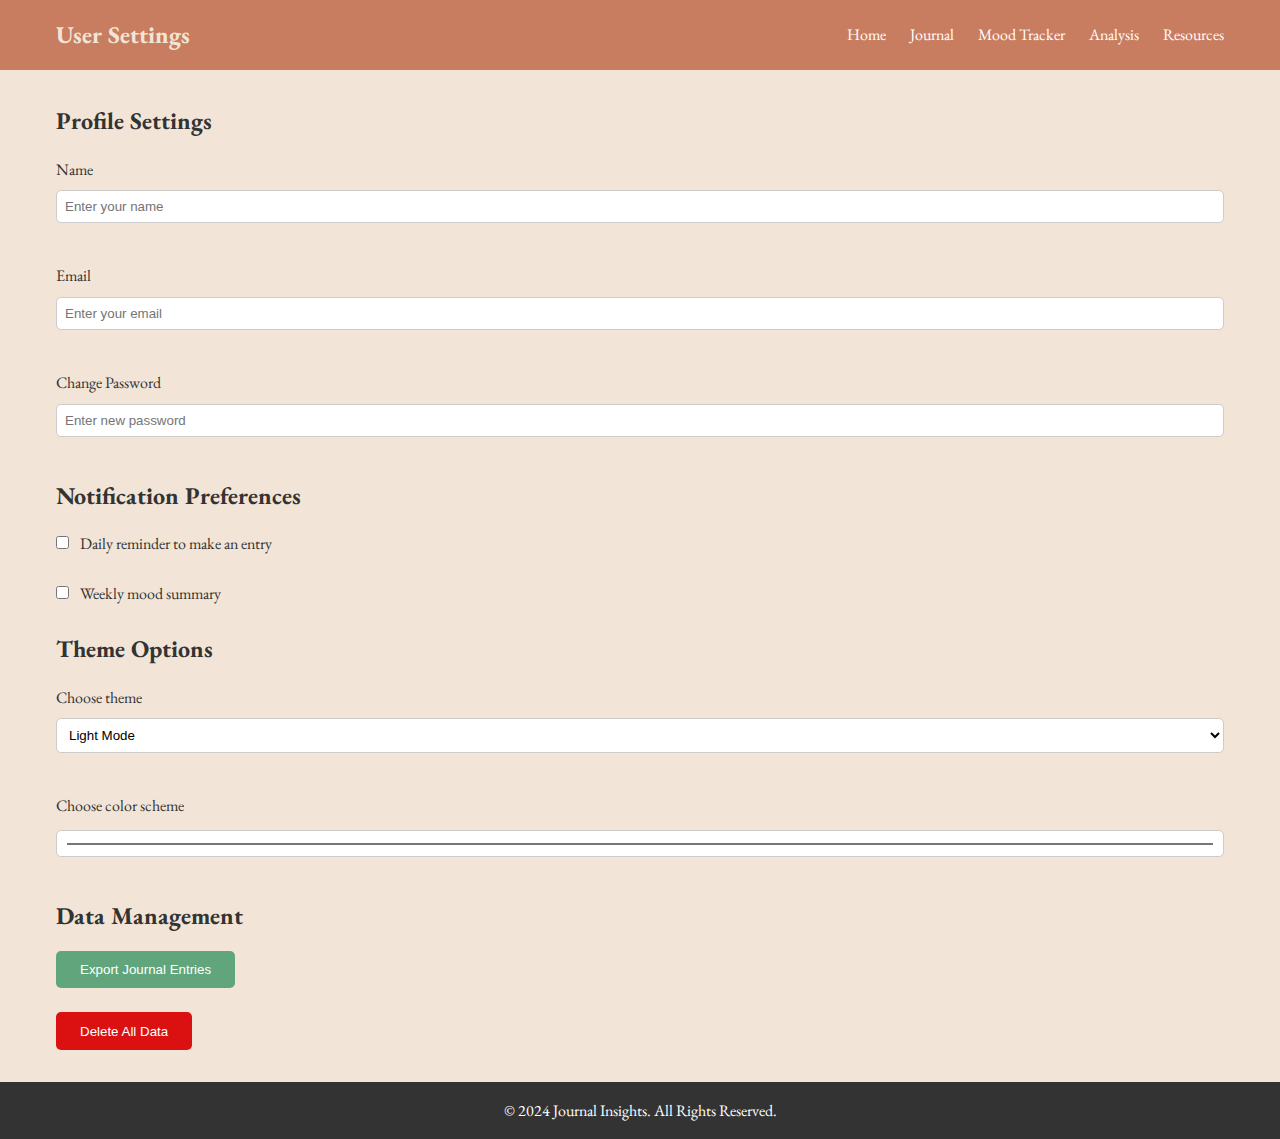
<file: new/settings.html>
<!DOCTYPE html>
<html lang="en">
<head>
    <meta charset="UTF-8">
    <meta name="viewport" content="width=device-width, initial-scale=1.0">
    <title>Settings</title>
    <link rel="preconnect" href="https://fonts.googleapis.com">
<link rel="preconnect" href="https://fonts.gstatic.com" crossorigin>
<link href="https://fonts.googleapis.com/css2?family=EB+Garamond:ital,wght@0,400..800;1,400..800&display=swap" rel="stylesheet">
    <link rel="stylesheet" href="settings.css">
</head>
<body>
    <header>
        <nav>
            <h1>User Settings</h1>
            <ul>
                <li><a href="#">Home</a></li>
                <li><a href="#">Journal</a></li>
                <li><a href="#">Mood Tracker</a></li>
                <li><a href="#">Analysis</a></li>
                <li><a href="#">Resources</a></li>
            </ul>
        </nav>
    </header>

    <section class="content">
        <h2>Profile Settings</h2>
        <div class="form-group">
            <label for="name">Name</label>
            <input type="text" id="name" placeholder="Enter your name">
        </div>
        <div class="form-group">
            <label for="email">Email</label>
            <input type="email" id="email" placeholder="Enter your email">
        </div>
        <div class="form-group">
            <label for="password">Change Password</label>
            <input type="password" id="password" placeholder="Enter new password">
        </div>

        <h2>Notification Preferences</h2>
        <div class="form-group">
            <label for="daily-reminder">
                <input type="checkbox" id="daily-reminder">
                Daily reminder to make an entry
            </label>
        </div>
        <div class="form-group">
            <label for="weekly-summary">
                <input type="checkbox" id="weekly-summary">
                Weekly mood summary
            </label>
        </div>

        <h2>Theme Options</h2>
        <div class="form-group">
            <label for="theme">Choose theme</label>
            <select id="theme">
                <option value="light">Light Mode</option>
                <option value="dark">Dark Mode</option>
            </select>
        </div>
        <div class="form-group">
            <label for="color-scheme">Choose color scheme</label>
            <input type="color" id="color-scheme" value="#4CAF50">
        </div>

        <h2>Data Management</h2>
        <div class="form-group">
            <button class="btn">Export Journal Entries</button>
        </div>
        <div class="form-group">
            <button class="btn delete">Delete All Data</button>
        </div>
    </section>

    <footer>
        <p>&copy; 2024 Journal Insights. All Rights Reserved.</p>
    </footer>
</body>
</html>
</file>
<file: style.css>
body {
    font-family: EB Garamond, Arial, sans-serif;
    margin: 0;
    padding: 0;
    background-color: #ffffff;
}

.top-strip {
    background-color: #F2E5D7; /* Peacock blue */
    height: 100px;
    width: 100%;
}

nav {
    display: flex;
    justify-content: space-between;
    align-items: center;
    padding: 20px;
}

nav ul {
    list-style: none;
    margin: 0;
    padding: 0;
    display: flex;
    justify-content: space-between;
}

nav li {
    display: inline-block;
    margin-right: 20px;
}

nav a {
    text-decoration: none;
    color: #333;
}

nav a:hover {
    color: #03A9F4;
}

.logo {
    font-size: 24px;
    font-weight: bold;
}


.login-btn {
    background-color: #C97D60;
    color: #ffffff;
    border: none;
    padding: 10px 20px;
    margin-left:10px;
    border-top-left-radius: 8px;
    /* border-bottom-left-radius: 8px; */
    border-bottom-right-radius: 8px;
    cursor: pointer;
}

.login-btn-container {
    margin-left: auto; /* Push the container to the right */
  }
  

.login-btn:hover {
    background-color: #c97e60be;
}

.hero {
    display: flex;
    flex-direction: column;
    align-items: center;
    justify-content: center;
    height: 100vh;
    background-color:white;
    
}

.hero h1 {
    font-size: 48px;
    font-weight: bold;
    margin-bottom: 20px;
}

.hero p {
    font-size: 24px;
    margin-bottom: 40px;
}

.hero img {
    width: 250px;
    height: 250px;
    margin-bottom: 20px;
    border-radius:125px;
}

.facts {
    background-color: #f2e5d7a7;
    padding: 40px;
}

.facts h2 {
    font-size: 36px;
    font-weight: bold;
    margin-bottom: 20px;
}

.facts ul {
    list-style: none;
    margin: 0;
    padding: 0;
}

.facts li {
    margin-bottom: 20px;
}

.quotes {
    background-color: #ffffff;
    padding: 40px;
}

.quotes h2 {
    font-size: 36px;
    font-weight: bold;
    margin-bottom: 20px;
}

.quotes blockquote {
    font-size: 24px;
    margin-bottom: 40px;
    padding: 20px;
    border-left: 5px solid #C97D60;
}
</file>
<file: home.css>
/* Add some basic styling to the HTML elements */

* {
  margin: 0;
  padding: 0;
  box-sizing: border-box;
  font-family: EB Garamond, sans-serif;
}

body {
  background-color: #f4f4f9;
  color: #333;
}

header {
  text-align: center;
  padding: 2em 0;
  background-color: #C97D60;
  color: white;
}

header h1 {
  font-size: 2.5em;
}

nav {
  background-color: #333;
}

nav ul {
  list-style-type: none;
  display: flex;
  justify-content: center;
}

nav ul li {
  margin: 0 15px;
}

nav ul li a {
  text-decoration: none;
  color: white;
  padding: 10px 15px;
  display: block;
}

nav ul li a:hover {
  background-color: #575757;
  border-radius: 4px;
}

main {
  padding: 2em;
  display: flex; 
  justify-content: space-around;
  flex-wrap: wrap;
}

.quick-entry, .summary-stats, .quote {
  background-color: #F2E5D7;
  padding: 1.5em;
  border-radius: 8px;
  box-shadow: 0 2px 8px rgba(0, 0, 0, 0.1);
  margin: 1em;
  width: 300px;
}

.quick-entry h2, .summary-stats h2, .quote h2 {
  margin-bottom: 15px;
  font-size: 1.5em;
}

form textarea {
  width: 100%;
  padding: 10px;
  border-radius: 4px;
  border: 1px solid #ccc;
  font-size: 1em;
}

form input[type="number"] {
  width: 100%;
  padding: 10px;
  border-radius: 4px;
  border: 1px solid #ccc;
}

form button {
  background-color: #C97D60;
  color: white;
  padding: 10px 20px;
  border: none;
  border-radius: 4px;
  cursor: pointer;
  font-size: 1em;
}

form button:hover {
  background-color: #c97e60e4;
}

footer {
  text-align: center;
  padding: 1.5em 0;
  background-color: #333;
  color: white;
  position: relative;
  bottom: 0;
  width: 100%;
}

.quote p {
  font-style: italic;
  font-size: 1.2em;
  color: #666;
}
</file>
<file: styles.css>
* {
    margin: 0;
    padding: 0;
    box-sizing: border-box;
    font-family: Arial, sans-serif;
  }
  
  body {
    background-color: #f0f8ff;
    color: #333;
  }
  
  header {
    background-color: #4CAF50;
    padding: 1em;
    text-align: center;
    color: white;
  }
  
  nav ul {
    list-style: none;
  }
  
  nav ul li {
    display: inline;
    margin: 0 10px;
  }
  
  nav ul li a {
    color: white;
    text-decoration: none;
  }
  
  main {
    padding: 20px;
  }
  
  .quick-entry {
    margin-top: 20px;
  }
  
  .quick-entry textarea {
    width: 100%;
    padding: 10px;
  }
  
  .mood-selection {
    margin: 10px 0;
  }
  
  button {
    padding: 10px 20px;
    background-color: #4CAF50;
    color: white;
    border: none;
    cursor: pointer;
  }
  
  button:hover {
    background-color: #4CAF50;
  }
  
  .statistics, .quote {
    margin-top: 20px;
  }
  
  blockquote {
    font-style: italic;
  }
  
  footer {
    text-align: center;
    padding: 10px;
    background-color: #4CAF50;
    color: white;
    margin-top: 20px;
  }
  
  @media screen and (max-width: 600px) {
    nav ul li {
      display: block;
      margin: 5px 0;
    }
  }
</file>
<file: journal_2.css>
* {
    margin: 0;
    padding: 0;
    box-sizing: border-box;
  }
  
  body {
    font-family: EB Garamond, sans-serif;
    background-image:linear-gradient(to right , #C97D60 , #F2E5D7 );
    padding: 20px;
  }

  header {
    text-align: center;
    padding: 2em 0;
    background-color: #C97D60;
    color: white;
  }
  
  header h1 {
    font-size: 2.5em;
  }
  
  nav {
    background-color: #333;
  }
  
  nav ul {
    list-style-type: none;
    display: flex;
    justify-content: center;
  }
  
  nav ul li {
    margin: 0 15px;
  }
  
  nav ul li a {
    text-decoration: none;
    color: white;
    padding: 10px 15px;
    display: block;
  }
  
  nav ul li a:hover {
    background-color: #575757;
    border-radius: 4px;
  }
  
  .container {
    max-width: 1200px;
    margin: 0 auto;
  }
  
  header {
    text-align: center;
    margin-bottom: 40px;
  }
  
  h1 {
    font-size: 2.5rem;
    color: #ffffff;
  }
  
  .journal-form,
  .recent-entries {
    background-color: #fff;
    padding: 20px;
    margin-bottom: 40px;
    border-radius: 8px;
    box-shadow: 0 2px 10px rgba(0, 0, 0, 0.1);
  }
  
  .journal-form h2,
  .recent-entries h2 {
    margin-bottom: 20px;
    color: #444;
  }
  
  .form-group {
    margin-bottom: 15px;
  }
  
  label {
    display: block;
    margin-bottom: 5px;
    font-weight: bold;
    color: #555;
  }
  
  input[type="text"],
  input[type="date"],
  input[type="number"],
  textarea {
    width: 100%;
    padding: 10px;
    border: 1px solid #ddd;
    border-radius: 5px;
    font-size: 1rem;
    color: #333;
  }
  
  textarea {
    resize: vertical;
  }
  
  button.btn {
    padding: 10px 20px;
    background-color:#C97D60;
    color: #fff;
    border: none;
    border-radius: 5px;
    cursor: pointer;
    transition: background-color 0.3s;
  }
  
  button.btn:hover {
    background-color: #0056b3;
  }
  
  .recent-entries .filter-search {
    display: flex;
    gap: 10px;
    margin-bottom: 20px;
  }
  
  #searchBar {
    flex: 1;
    padding: 10px;
    border: 1px solid #ddd;
    border-radius: 5px;
  }
  
  #filterMood {
    padding: 10px;
    border: 1px solid #ddd;
    border-radius: 5px;
  }
  
  .entries-list {
    display: flex;
    flex-direction: column;
    gap: 20px;
  }
  
  .entry {
    background-color: #F2E5D7;
    padding: 15px;
    border-radius: 8px;
    box-shadow: 0 2px 5px rgba(0, 0, 0, 0.1);
  }
  
  .entry-title {
    font-size: 1.5rem;
    color: #333;
  }
  
  .entry-meta {
    color: #777;
    font-size: 0.9rem;
    margin: 5px 0;
  }
  
  .entry-snippet {
    color: #555;
    margin: 10px 0;
  }
  
  .entry-actions {
    display: flex;
    gap: 10px;
  }
  
  button.btn-edit {
    background-color: #28a745;
  }
  
  button.btn-delete {
    background-color: #dc3545;
  }
  
  button.btn-edit:hover {
    background-color: #218838;
  }
  
  button.btn-delete:hover {
    background-color: #c82333;
  }
</file>
<file: resource.css>
* {
    margin: 0;
    padding: 0;
    box-sizing: border-box;
  }
  
  body {
    font-family: EB Garamond, sans-serif;
    background-image:linear-gradient(to right , #C97D60 , #F2E5D7 );
    color: #333;
    padding: 20px;
  }
  
  header {
    text-align: center;
    padding: 2em 0;
    background-color: #C97D60;
    color: white;
  }
  
  header h1 {
    font-size: 2.5em;
    background-color: #333;

  }
  
  nav {
    background-color: #333;
  }
  
  nav ul {
    list-style-type: none;
    display: flex;
    justify-content: center;
  }
  
  nav ul li {
    margin: 0 15px;
  }
  
  nav ul li a {
    text-decoration: none;
    color: white;
    padding: 10px 15px;
    display: block;
  }
  
  nav ul li a:hover {
    background-color: #575757;
    border-radius: 4px;
  }
  
  .container {
    max-width: 1200px;
    margin: 0 auto;
  }
  
  header {
    text-align: center;
    margin-bottom: 40px;
  }
  
  h1 {
    font-size: 2.5rem;
    color:#ffffff;
  }
  
  h2 {
    font-size: 2rem;
    color: #333;
    margin-bottom: 20px;
  }
  
  section {
    background-color: #F2E5D7;
    padding: 20px;
    margin-bottom: 40px;
    border-radius: 8px;
    box-shadow: 0 2px 10px rgba(0, 0, 0, 0.1);
  }
  
  .articles-list,
  .resources-list,
  .self-care-list {
    list-style-type: none;
    padding: 0;
  }
  
  .articles-list li,
  .resources-list li,
  .self-care-list li {
    margin-bottom: 15px;
  }
  
  .articles-list li a,
  .resources-list li a {
    text-decoration: none;
    color: #333;
  }
  
  .articles-list li a:hover,
  .resources-list li a:hover {
    text-decoration: underline;
  }
  
  .breathing-section .breathing-animation {
    display: flex;
    justify-content: center;
    align-items: center;
    flex-direction: column;
  }
  
  .breathing-animation .circle {
    width: 150px;
    height: 150px;
    background-image:linear-gradient(to right , #C97D60 , #e3dad0 );
    border-radius: 50%;
    margin-top:20px;
    animation: breathing 8s infinite;
  }
  
  .breathing-animation p {
    margin-top: 20px;
    font-size: 1.2rem;
    color: #333;
  }
  
  @keyframes breathing {
    0% {
      transform: scale(1);
    }
    50% {
      transform: scale(1.2);
    }
    100% {
      transform: scale(1);
    }
  }
  
  form .form-group {
    margin-bottom: 15px;
  }
  
  form input[type="text"] {
    width: 100%;
    padding: 10px;
    border: 1px solid #ddd;
    border-radius: 5px;
    font-size: 1rem;
  }
  
  button.btn {
    padding: 10px 20px;
    background-color:#e0977a;
    color: #fff;
    border: none;
    border-radius: 5px;
    cursor: pointer;
    transition: background-color 0.3s;
  }
  
  button.btn:hover {
    background-color: #218838;
  }
  
  .self-care-list li {
    color:#F2E5D7;
    background-color: #e0977a;
    padding: 10px;
    border-radius: 5px;
    margin-bottom: 10px;
  }
</file>
<file: settings.css>
* {
    margin: 0;
    padding: 0;
    box-sizing: border-box;
}

body {
    font-family: 'EB Garamond','Arial', sans-serif;
    line-height: 1.6;
    background-color: #F2E5D7;
    color: #333;
}

header {
    text-align: center;
    padding: 2em 0;
    background-color: #C97D60;
    color: white;
  }
  
  header h1 {
    font-size: 2.5em;
  }
  
  nav {
    background-color: #333;
  }
  
  nav ul {
    list-style-type: none;
    display: flex;
    justify-content: center;
  }
  
  nav ul li {
    margin: 0 15px;
  }
  
  nav ul li a {
    text-decoration: none;
    color: white;
    padding: 10px 15px;
    display: block;
  }
  
  nav ul li a:hover {
    background-color: #575757;
    border-radius: 4px;
  }

.content {
    max-width: 1200px;
    margin: 2rem auto;
    padding: 0 1rem;
}

h2 {
    margin-bottom: 1rem;
    color: #333;
}

.form-group {
    margin-bottom: 1.5rem;
}

label {
    display: block;
    margin-bottom: 0.5rem;
}

input[type="text"],
input[type="email"],
input[type="password"],
input[type="color"],
select {
    width: 100%;
    padding: 0.5rem;
    border-radius: 5px;
    border: 1px solid #ccc;
    background-color: #fff;
    margin-bottom: 1rem;
}

input[type="checkbox"] {
    margin-right: 0.5rem;
}

button.btn {
    padding: 0.7rem 1.5rem;
    background-color: rgb(97, 165, 124);
    color: #fff;
    border: none;
    border-radius: 5px;
    cursor: pointer;
    display: inline-block;
}

button.btn.delete {
    background-color: rgb(219, 17, 17);
}

button.btn:hover {
    opacity: 0.9;
}

footer {
    background-color: #333;
    color: #fff;
    text-align: center;
    padding: 1rem 0;
    margin-top: 2rem;
}
</file>
<file: new/journal_2.css>
* {
    margin: 0;
    padding: 0;
    box-sizing: border-box;
  }
  
  body {
    font-family: EB Garamond, sans-serif;
    background-image:linear-gradient(to right , #C97D60 , #F2E5D7 );
    padding: 20px;
  }

  header {
    /* background-color: #F2E5D7; */
    padding: 1em;
    text-align: center;
    color: white;
  }

  nav ul {
    list-style: none;
  }
  
  nav ul li {
    display: inline;
    margin: 0 10px;
  }
  
  nav ul li a {
    color: white;
    text-decoration: none;
  }
  
  .container {
    max-width: 1200px;
    margin: 0 auto;
  }
  
  header {
    text-align: center;
    margin-bottom: 40px;
  }
  
  h1 {
    font-size: 2.5rem;
    color: #ffffff;
  }
  
  .journal-form,
  .recent-entries {
    background-color: #fff;
    padding: 20px;
    margin-bottom: 40px;
    border-radius: 8px;
    box-shadow: 0 2px 10px rgba(0, 0, 0, 0.1);
  }
  
  .journal-form h2,
  .recent-entries h2 {
    margin-bottom: 20px;
    color: #444;
  }
  
  .form-group {
    margin-bottom: 15px;
  }
  
  label {
    display: block;
    margin-bottom: 5px;
    font-weight: bold;
    color: #555;
  }
  
  input[type="text"],
  input[type="date"],
  input[type="number"],
  textarea {
    width: 100%;
    padding: 10px;
    border: 1px solid #ddd;
    border-radius: 5px;
    font-size: 1rem;
    color: #333;
  }
  
  textarea {
    resize: vertical;
  }
  
  button.btn {
    padding: 10px 20px;
    background-color:#C97D60;
    color: #fff;
    border: none;
    border-radius: 5px;
    cursor: pointer;
    transition: background-color 0.3s;
  }
  
  button.btn:hover {
    background-color: #0056b3;
  }
  
  .recent-entries .filter-search {
    display: flex;
    gap: 10px;
    margin-bottom: 20px;
  }
  
  #searchBar {
    flex: 1;
    padding: 10px;
    border: 1px solid #ddd;
    border-radius: 5px;
  }
  
  #filterMood {
    padding: 10px;
    border: 1px solid #ddd;
    border-radius: 5px;
  }
  
  .entries-list {
    display: flex;
    flex-direction: column;
    gap: 20px;
  }
  
  .entry {
    background-color: #F2E5D7;
    padding: 15px;
    border-radius: 8px;
    box-shadow: 0 2px 5px rgba(0, 0, 0, 0.1);
  }
  
  .entry-title {
    font-size: 1.5rem;
    color: #333;
  }
  
  .entry-meta {
    color: #777;
    font-size: 0.9rem;
    margin: 5px 0;
  }
  
  .entry-snippet {
    color: #555;
    margin: 10px 0;
  }
  
  .entry-actions {
    display: flex;
    gap: 10px;
  }
  
  button.btn-edit {
    background-color: #28a745;
  }
  
  button.btn-delete {
    background-color: #dc3545;
  }
  
  button.btn-edit:hover {
    background-color: #218838;
  }
  
  button.btn-delete:hover {
    background-color: #c82333;
  }
</file>
<file: new/resource.css>
* {
    margin: 0;
    padding: 0;
    box-sizing: border-box;
  }
  
  body {
    font-family: EB Garamond, sans-serif;
    background-image:linear-gradient(to right , #C97D60 , #F2E5D7 );
    color: #333;
    padding: 20px;
  }
  
  .container {
    max-width: 1200px;
    margin: 0 auto;
  }
  
  header {
    text-align: center;
    margin-bottom: 40px;
  }
  
  h1 {
    font-size: 2.5rem;
    color:#ffffff;
  }
  
  h2 {
    font-size: 2rem;
    color: #333;
    margin-bottom: 20px;
  }
  
  section {
    background-color: #F2E5D7;
    padding: 20px;
    margin-bottom: 40px;
    border-radius: 8px;
    box-shadow: 0 2px 10px rgba(0, 0, 0, 0.1);
  }
  
  .articles-list,
  .resources-list,
  .self-care-list {
    list-style-type: none;
    padding: 0;
  }
  
  .articles-list li,
  .resources-list li,
  .self-care-list li {
    margin-bottom: 15px;
  }
  
  .articles-list li a,
  .resources-list li a {
    text-decoration: none;
    color: #333;
  }
  
  .articles-list li a:hover,
  .resources-list li a:hover {
    text-decoration: underline;
  }
  
  .breathing-section .breathing-animation {
    display: flex;
    justify-content: center;
    align-items: center;
    flex-direction: column;
  }
  
  .breathing-animation .circle {
    width: 150px;
    height: 150px;
    background-image:linear-gradient(to right , #C97D60 , #e3dad0 );
    border-radius: 50%;
    margin-top:20px;
    animation: breathing 8s infinite;
  }
  
  .breathing-animation p {
    margin-top: 20px;
    font-size: 1.2rem;
    color: #333;
  }
  
  @keyframes breathing {
    0% {
      transform: scale(1);
    }
    50% {
      transform: scale(1.2);
    }
    100% {
      transform: scale(1);
    }
  }
  
  form .form-group {
    margin-bottom: 15px;
  }
  
  form input[type="text"] {
    width: 100%;
    padding: 10px;
    border: 1px solid #ddd;
    border-radius: 5px;
    font-size: 1rem;
  }
  
  button.btn {
    padding: 10px 20px;
    background-color:#e0977a;
    color: #fff;
    border: none;
    border-radius: 5px;
    cursor: pointer;
    transition: background-color 0.3s;
  }
  
  button.btn:hover {
    background-color: #218838;
  }
  
  .self-care-list li {
    color:#F2E5D7;
    background-color: #e0977a;
    padding: 10px;
    border-radius: 5px;
    margin-bottom: 10px;
  }
</file>
<file: new/settings.css>
* {
    margin: 0;
    padding: 0;
    box-sizing: border-box;
}

body {
    font-family: 'EB Garamond','Arial', sans-serif;
    line-height: 1.6;
    background-color: #F2E5D7;
    color: #333;
}

header {
    background-color: #C97D60;
    color: #F2E5D7;
    padding: 1rem 0;
}

nav {
    display: flex;
    justify-content: space-between;
    align-items: center;
    max-width: 1200px;
    margin: auto;
    padding: 0 1rem;
}

nav h1 {
    font-size: 1.5rem;
}

nav ul {
    list-style: none;
    display: flex;
}

nav ul li {
    margin-left: 1.5rem;
}

nav ul li a {
    color: white;
    text-decoration: none;
}

.content {
    max-width: 1200px;
    margin: 2rem auto;
    padding: 0 1rem;
}

h2 {
    margin-bottom: 1rem;
    color: #333;
}

.form-group {
    margin-bottom: 1.5rem;
}

label {
    display: block;
    margin-bottom: 0.5rem;
}

input[type="text"],
input[type="email"],
input[type="password"],
input[type="color"],
select {
    width: 100%;
    padding: 0.5rem;
    border-radius: 5px;
    border: 1px solid #ccc;
    background-color: #fff;
    margin-bottom: 1rem;
}

input[type="checkbox"] {
    margin-right: 0.5rem;
}

button.btn {
    padding: 0.7rem 1.5rem;
    background-color: rgb(97, 165, 124);
    color: #fff;
    border: none;
    border-radius: 5px;
    cursor: pointer;
    display: inline-block;
}

button.btn.delete {
    background-color: rgb(219, 17, 17);
}

button.btn:hover {
    opacity: 0.9;
}

footer {
    background-color: #333;
    color: #fff;
    text-align: center;
    padding: 1rem 0;
    margin-top: 2rem;
}
</file>
